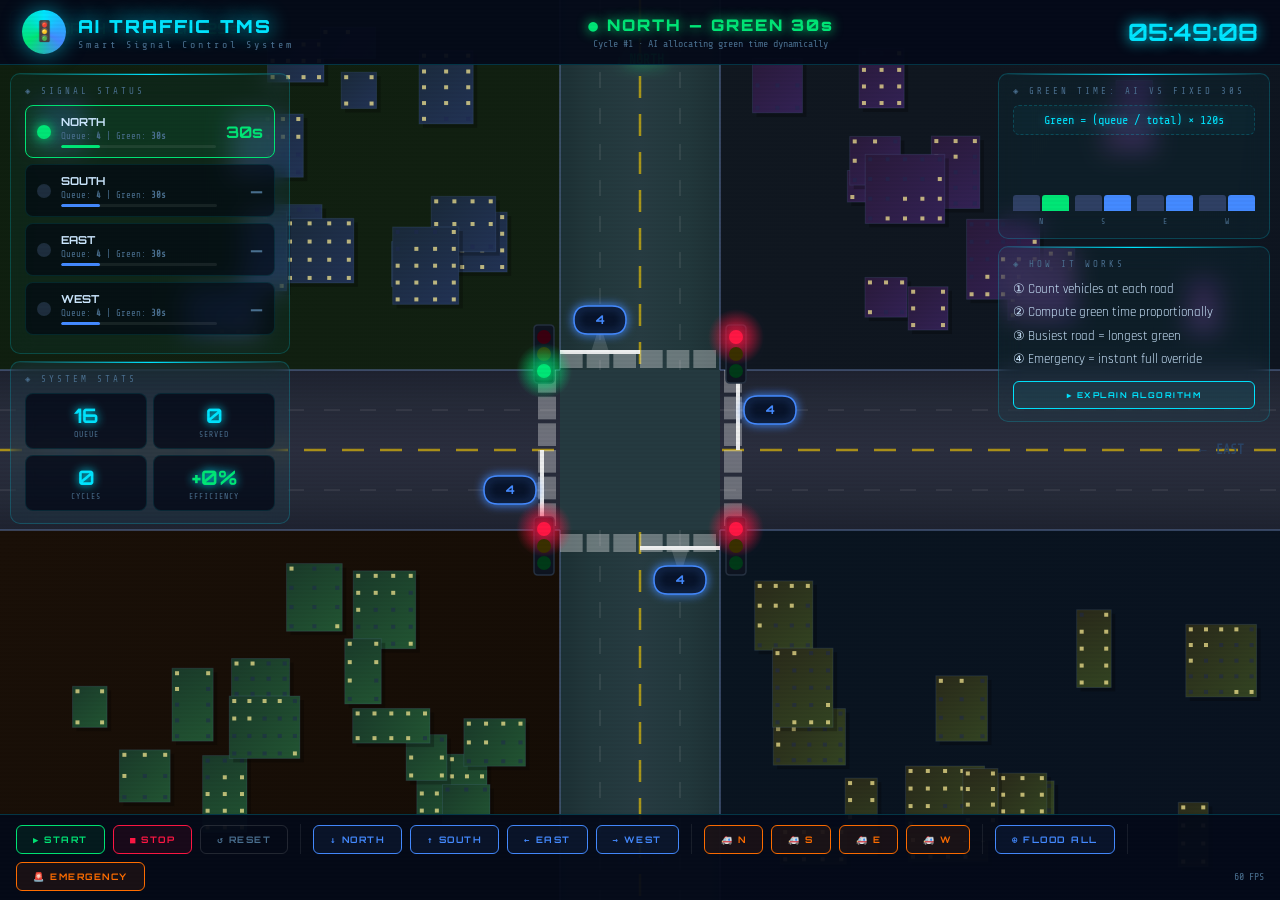
<file: traffic_3d.html>
<!DOCTYPE html>
<html lang="en">

<head>
  <meta charset="UTF-8">
  <title>AI Smart Traffic Management System</title>
  <style>
    @import url('https://fonts.googleapis.com/css2?family=Orbitron:wght@400;700;900&family=Share+Tech+Mono&family=Rajdhani:wght@400;600;700&display=swap');

    * {
      box-sizing: border-box;
      margin: 0;
      padding: 0
    }

    :root {
      --cyan: #00e5ff;
      --green: #00e676;
      --red: #ff1744;
      --yellow: #ffd600;
      --blue: #448aff;
      --orange: #ff6d00;
      --panel: rgba(5, 12, 30, 0.96);
      --border: rgba(0, 229, 255, 0.2);
      --txt: #cce8ff;
      --dim: #4a7090;
      --road: #2a2e3a;
      --road-line: #3a3f50;
      --grass: #1a2e1a;
      --grass2: #162614;
      --inter: #222636;
      --marking: rgba(255, 255, 255, 0.85);
    }

    html,
    body {
      width: 100%;
      height: 100%;
      background: #0a0e18;
      overflow: hidden;
      font-family: 'Rajdhani', sans-serif;
      color: var(--txt)
    }

    canvas {
      display: block;
      position: absolute;
      top: 0;
      left: 0
    }

    /* ── HUD ── */
    #hud {
      position: absolute;
      top: 0;
      left: 0;
      width: 100%;
      height: 100%;
      display: flex;
      flex-direction: column;
      pointer-events: none
    }

    /* TOP BAR */
    #topbar {
      display: flex;
      align-items: center;
      justify-content: space-between;
      padding: 10px 22px;
      flex-shrink: 0;
      pointer-events: auto;
      background: rgba(5, 10, 25, 0.95);
      border-bottom: 1px solid var(--border);
    }

    .logo {
      display: flex;
      align-items: center;
      gap: 12px
    }

    .logo-ring {
      width: 44px;
      height: 44px;
      border-radius: 50%;
      background: conic-gradient(var(--cyan), var(--blue), var(--green), var(--cyan));
      display: flex;
      align-items: center;
      justify-content: center;
      font-size: 20px;
      animation: spin 10s linear infinite;
      box-shadow: 0 0 20px rgba(0, 229, 255, 0.5)
    }

    @keyframes spin {
      to {
        transform: rotate(360deg)
      }
    }

    .logo-title {
      font-family: 'Orbitron', monospace;
      font-size: 18px;
      font-weight: 900;
      color: var(--cyan);
      text-shadow: 0 0 20px var(--cyan);
      letter-spacing: 2px
    }

    .logo-sub {
      font-family: 'Share Tech Mono', monospace;
      font-size: 10px;
      color: var(--dim);
      letter-spacing: 3px;
      margin-top: 2px
    }

    #center-display {
      text-align: center
    }

    #sig-status {
      font-family: 'Orbitron', monospace;
      font-size: 16px;
      font-weight: 900;
      letter-spacing: 2px;
      color: var(--cyan)
    }

    #sig-sub {
      font-family: 'Share Tech Mono', monospace;
      font-size: 10px;
      color: var(--dim);
      margin-top: 3px
    }

    #clock {
      font-family: 'Orbitron', monospace;
      font-size: 24px;
      font-weight: 700;
      color: var(--cyan);
      text-shadow: 0 0 14px var(--cyan)
    }

    /* MID ROW */
    #midrow {
      flex: 1;
      display: flex;
      min-height: 0;
      pointer-events: none
    }

    /* LEFT PANEL */
    #lpanel {
      width: 280px;
      margin: 8px 0 8px 10px;
      display: flex;
      flex-direction: column;
      gap: 7px;
      pointer-events: auto
    }

    .card {
      background: rgba(0, 229, 255, 0.04);
      border: 1px solid var(--border);
      border-radius: 10px;
      padding: 12px 14px;
      backdrop-filter: blur(12px);
      position: relative;
      overflow: hidden
    }

    .card::after {
      content: '';
      position: absolute;
      top: 0;
      left: 0;
      right: 0;
      height: 1px;
      background: linear-gradient(90deg, transparent, var(--cyan), transparent)
    }

    .card-title {
      font-family: 'Share Tech Mono', monospace;
      font-size: 9px;
      letter-spacing: 3px;
      color: var(--dim);
      text-transform: uppercase;
      margin-bottom: 9px
    }

    /* ROAD CARDS */
    .rcard {
      display: grid;
      grid-template-columns: auto 1fr auto;
      align-items: center;
      gap: 10px;
      padding: 9px 11px;
      border-radius: 8px;
      border: 1px solid rgba(0, 229, 255, 0.1);
      background: rgba(0, 5, 18, 0.6);
      margin-bottom: 6px;
      transition: all 0.35s
    }

    .rcard.state-green {
      border-color: var(--green);
      background: rgba(0, 230, 118, 0.08)
    }

    .rcard.state-yellow {
      border-color: var(--yellow);
      background: rgba(255, 214, 0, 0.08)
    }

    .rcard.state-red {
      border-color: rgba(255, 23, 68, 0.4)
    }

    .sig-dot {
      width: 14px;
      height: 14px;
      border-radius: 50%;
      flex-shrink: 0;
      transition: all 0.4s
    }

    .dot-green {
      background: var(--green);
      box-shadow: 0 0 12px var(--green), 0 0 25px rgba(0, 230, 118, 0.5)
    }

    .dot-yellow {
      background: var(--yellow);
      box-shadow: 0 0 12px var(--yellow), 0 0 25px rgba(255, 214, 0, 0.5)
    }

    .dot-red {
      background: var(--red);
      box-shadow: 0 0 12px var(--red), 0 0 25px rgba(255, 23, 68, 0.5)
    }

    .dot-off {
      background: #1e2e3e
    }

    .rname {
      font-family: 'Orbitron', monospace;
      font-size: 11px;
      font-weight: 700;
      color: var(--txt)
    }

    .rinfo {
      font-family: 'Share Tech Mono', monospace;
      font-size: 9px;
      color: var(--dim);
      margin-top: 2px
    }

    .rtime {
      font-family: 'Orbitron', monospace;
      font-size: 16px;
      font-weight: 700;
      color: var(--cyan);
      min-width: 36px;
      text-align: right
    }

    .prog-wrap {
      margin-top: 4px
    }

    .prog-bg {
      height: 3px;
      background: rgba(255, 255, 255, 0.07);
      border-radius: 2px;
      overflow: hidden
    }

    .prog-fill {
      height: 100%;
      border-radius: 2px;
      transition: width 0.6s ease, background 0.3s
    }

    /* RIGHT PANEL */
    #rpanel {
      width: 272px;
      margin: 8px 10px 8px 0;
      display: flex;
      flex-direction: column;
      gap: 7px;
      pointer-events: auto;
      margin-left: auto
    }

    .stat-grid {
      display: grid;
      grid-template-columns: 1fr 1fr;
      gap: 6px
    }

    .stat-box {
      background: rgba(0, 5, 18, 0.7);
      border: 1px solid rgba(0, 229, 255, 0.1);
      border-radius: 8px;
      padding: 9px;
      text-align: center
    }

    .stat-val {
      font-family: 'Orbitron', monospace;
      font-size: 20px;
      font-weight: 700;
      color: var(--cyan);
      text-shadow: 0 0 10px var(--cyan)
    }

    .stat-lbl {
      font-family: 'Share Tech Mono', monospace;
      font-size: 8px;
      color: var(--dim);
      letter-spacing: 1px;
      margin-top: 2px
    }

    .formula-box {
      font-family: 'Share Tech Mono', monospace;
      font-size: 12px;
      color: var(--cyan);
      text-align: center;
      padding: 7px;
      background: rgba(0, 229, 255, 0.04);
      border: 1px dashed rgba(0, 229, 255, 0.2);
      border-radius: 6px;
      margin-bottom: 7px;
      text-shadow: 0 0 8px rgba(0, 229, 255, 0.5)
    }

    .chart-wrap {
      display: flex;
      align-items: flex-end;
      gap: 6px;
      height: 72px;
      padding: 3px 0
    }

    .cbar-group {
      flex: 1;
      display: flex;
      gap: 2px;
      align-items: flex-end
    }

    .cbar {
      flex: 1;
      border-radius: 3px 3px 0 0;
      transition: height 0.6s cubic-bezier(0.23, 1, 0.32, 1);
      min-height: 2px
    }

    .cbar-fixed {
      background: rgba(80, 100, 160, 0.5)
    }

    .cbar-smart {
      background: var(--blue)
    }

    .cbar-smart.active {
      background: var(--green)
    }

    .chart-lbl {
      font-family: 'Share Tech Mono', monospace;
      font-size: 8px;
      color: var(--dim);
      text-align: center;
      margin-top: 3px
    }

    /* BOTTOM BAR */
    #botbar {
      padding: 9px 16px;
      flex-shrink: 0;
      pointer-events: auto;
      background: rgba(5, 10, 25, 0.95);
      border-top: 1px solid var(--border);
      display: flex;
      align-items: center;
      gap: 8px;
      flex-wrap: wrap
    }

    .btn {
      font-family: 'Orbitron', monospace;
      font-size: 9px;
      font-weight: 700;
      letter-spacing: 1.5px;
      text-transform: uppercase;
      padding: 8px 16px;
      border-radius: 6px;
      border: 1px solid;
      cursor: pointer;
      transition: all 0.2s;
      background: transparent
    }

    .btn:hover {
      transform: translateY(-2px);
      filter: brightness(1.4)
    }

    .btn:active {
      transform: translateY(0)
    }

    .btn-start {
      color: var(--green);
      border-color: var(--green);
      background: rgba(0, 230, 118, 0.08)
    }

    .btn-stop {
      color: var(--red);
      border-color: var(--red);
      background: rgba(255, 23, 68, 0.08)
    }

    .btn-spawn {
      color: var(--blue);
      border-color: var(--blue);
      background: rgba(68, 138, 255, 0.08)
    }

    .btn-emg {
      color: var(--orange);
      border-color: var(--orange);
      background: rgba(255, 109, 0, 0.08)
    }

    .btn-reset {
      color: var(--dim);
      border-color: rgba(255, 255, 255, 0.12)
    }

    .btn-info {
      color: var(--cyan);
      border-color: var(--cyan);
      background: rgba(0, 229, 255, 0.06)
    }

    .sep {
      width: 1px;
      height: 30px;
      background: rgba(255, 255, 255, 0.08);
      margin: 0 4px
    }

    #fps-disp {
      margin-left: auto;
      font-family: 'Share Tech Mono', monospace;
      font-size: 10px;
      color: var(--dim)
    }

    /* EMG BANNER */
    #emg-banner {
      display: none;
      position: absolute;
      top: 80px;
      left: 50%;
      transform: translateX(-50%);
      font-family: 'Orbitron', monospace;
      font-size: 13px;
      font-weight: 900;
      letter-spacing: 3px;
      padding: 8px 28px;
      border-radius: 6px;
      background: rgba(255, 23, 68, 0.15);
      border: 1px solid var(--red);
      color: var(--red);
      text-shadow: 0 0 12px var(--red);
      animation: emgFlash 0.5s ease-in-out infinite alternate;
      z-index: 50;
      pointer-events: none
    }

    @keyframes emgFlash {
      from {
        box-shadow: 0 0 10px rgba(255, 23, 68, 0.4)
      }

      to {
        box-shadow: 0 0 35px rgba(255, 23, 68, 0.9), 0 0 70px rgba(255, 23, 68, 0.3)
      }
    }

    /* ALGO POPUP */
    #algo-overlay {
      display: none;
      position: absolute;
      inset: 0;
      background: rgba(0, 0, 0, 0.75);
      z-index: 100;
      pointer-events: auto;
      display: none;
      align-items: center;
      justify-content: center
    }

    #algo-box {
      width: 640px;
      background: rgba(4, 10, 28, 0.98);
      border: 1px solid var(--cyan);
      border-radius: 14px;
      padding: 28px 32px;
      box-shadow: 0 0 60px rgba(0, 229, 255, 0.2)
    }

    .algo-title {
      font-family: 'Orbitron', monospace;
      font-size: 15px;
      font-weight: 900;
      color: var(--cyan);
      margin-bottom: 16px;
      text-shadow: 0 0 12px var(--cyan);
      letter-spacing: 2px
    }

    .algo-step {
      margin-bottom: 12px
    }

    .algo-num {
      font-family: 'Share Tech Mono', monospace;
      font-size: 9px;
      color: var(--blue);
      letter-spacing: 2px;
      margin-bottom: 3px
    }

    .algo-text {
      font-size: 13px;
      line-height: 1.6;
      color: var(--txt)
    }

    .algo-text code {
      font-family: 'Share Tech Mono', monospace;
      font-size: 12px;
      color: var(--yellow);
      background: rgba(255, 214, 0, 0.06);
      padding: 1px 5px;
      border-radius: 3px
    }

    .algo-hi {
      color: var(--green);
      font-weight: 700
    }

    .algo-close {
      margin-top: 16px;
      text-align: center;
      cursor: pointer;
      font-family: 'Share Tech Mono', monospace;
      font-size: 10px;
      color: var(--dim);
      letter-spacing: 2px
    }

    .algo-close:hover {
      color: var(--cyan)
    }

    /* scanlines */
    #scan {
      position: absolute;
      inset: 0;
      background: repeating-linear-gradient(0deg, transparent, transparent 2px, rgba(0, 0, 0, 0.025) 2px, rgba(0, 0, 0, 0.025) 4px);
      pointer-events: none;
      z-index: 10
    }
  </style>
</head>

<body>
  <canvas id="c"></canvas>
  <div id="scan"></div>
  <div id="emg-banner">🚨 EMERGENCY OVERRIDE ACTIVE 🚨</div>

  <div id="hud">
    <!-- TOP -->
    <div id="topbar">
      <div class="logo">
        <div class="logo-ring">🚦</div>
        <div>
          <div class="logo-title">AI TRAFFIC TMS</div>
          <div class="logo-sub">Smart Signal Control System</div>
        </div>
      </div>
      <div id="center-display">
        <div id="sig-status">● SYSTEM READY</div>
        <div id="sig-sub">Press START to activate AI control</div>
      </div>
      <div id="clock">00:00:00</div>
    </div>

    <!-- MID -->
    <div id="midrow">
      <!-- LEFT -->
      <div id="lpanel">
        <div class="card">
          <div class="card-title">◈ Signal Status</div>
          <div id="road-cards"></div>
        </div>
        <div class="card">
          <div class="card-title">◈ System Stats</div>
          <div class="stat-grid">
            <div class="stat-box">
              <div class="stat-val" id="st-q">0</div>
              <div class="stat-lbl">QUEUE</div>
            </div>
            <div class="stat-box">
              <div class="stat-val" id="st-s">0</div>
              <div class="stat-lbl">SERVED</div>
            </div>
            <div class="stat-box">
              <div class="stat-val" id="st-c">0</div>
              <div class="stat-lbl">CYCLES</div>
            </div>
            <div class="stat-box">
              <div class="stat-val" id="st-e" style="color:var(--green)">—</div>
              <div class="stat-lbl">EFFICIENCY</div>
            </div>
          </div>
        </div>
      </div>

      <!-- RIGHT -->
      <div id="rpanel">
        <div class="card">
          <div class="card-title">◈ Green Time: AI vs Fixed 30s</div>
          <div class="formula-box">Green = (queue / total) × 120s</div>
          <div class="chart-wrap" id="chart-bars"></div>
          <div style="display:flex;gap:6px" id="chart-lbls"></div>
        </div>
        <div class="card">
          <div class="card-title">◈ How It Works</div>
          <div style="font-size:13px;line-height:1.8;color:var(--txt)">
            ① Count vehicles at each road<br>
            ② Compute green time proportionally<br>
            ③ Busiest road = longest green<br>
            ④ Emergency = instant full override
          </div>
          <button class="btn btn-info" style="width:100%;margin-top:9px;pointer-events:auto;font-size:8px"
            onclick="showAlgo()">▶ EXPLAIN ALGORITHM</button>
        </div>
      </div>
    </div>

    <!-- BOT -->
    <div id="botbar">
      <button class="btn btn-start" onclick="startSim()">▶ START</button>
      <button class="btn btn-stop" onclick="stopSim()">■ STOP</button>
      <button class="btn btn-reset" onclick="resetSim()">↺ RESET</button>
      <div class="sep"></div>
      <button class="btn btn-spawn" onclick="spawnV('North')">↓ NORTH</button>
      <button class="btn btn-spawn" onclick="spawnV('South')">↑ SOUTH</button>
      <button class="btn btn-spawn" onclick="spawnV('East')">← EAST</button>
      <button class="btn btn-spawn" onclick="spawnV('West')">→ WEST</button>
      <div class="sep"></div>
      <button class="btn btn-emg" onclick="spawnE('North')">🚑 N</button>
      <button class="btn btn-emg" onclick="spawnE('South')">🚑 S</button>
      <button class="btn btn-emg" onclick="spawnE('East')">🚑 E</button>
      <button class="btn btn-emg" onclick="spawnE('West')">🚑 W</button>
      <div class="sep"></div>
      <button class="btn btn-spawn" onclick="floodAll()">⊕ FLOOD ALL</button>
      <div class="sep"></div>
      <button class="btn btn-emg" onclick="spawnEmergency()">🚨 EMERGENCY</button>
      <div id="fps-disp">60 FPS</div>
    </div>
  </div>

  <!-- ALGO -->
  <div id="algo-overlay">
    <div id="algo-box">
      <div class="algo-title">🧠 AI ALGORITHM — HOW IT WORKS</div>
      <div class="algo-step">
        <div class="algo-num">STEP 01 — COUNT VEHICLES</div>
        <div class="algo-text">Sensors count vehicles waiting at each road every second.<br>
          Example: <span class="algo-hi">North=40, South=10, East=70, West=30 → Total=150</span></div>
      </div>
      <div class="algo-step">
        <div class="algo-num">STEP 02 — FORMULA</div>
        <div class="algo-text"><code>Green Time = (vehicles / total) × 120 seconds</code></div>
      </div>
      <div class="algo-step">
        <div class="algo-num">STEP 03 — ALLOCATION</div>
        <div class="algo-text">
          <span class="algo-hi">North → 40/150 × 120 = 32s &nbsp;|&nbsp; South → 10/150 × 120 = 8s</span><br>
          <span class="algo-hi">East → 70/150 × 120 = 56s &nbsp;|&nbsp; West → 30/150 × 120 = 24s</span>
        </div>
      </div>
      <div class="algo-step">
        <div class="algo-num">STEP 04 — EMERGENCY OVERRIDE</div>
        <div class="algo-text">Ambulance detected → all roads RED → <span class="algo-hi">immediate GREEN</span> for
          that road.</div>
      </div>
      <div class="algo-step">
        <div class="algo-num">SIGNAL SEQUENCE (always)</div>
        <div class="algo-text"><span class="algo-hi">GREEN → YELLOW (3s) → RED (1s gap) → next road</span><br>
          Only ONE road is green at any time. Vehicles stop strictly at stop lines.</div>
      </div>
      <div class="algo-close" onclick="hideAlgo()">[ CLICK TO CLOSE ]</div>
    </div>
  </div>

  <script>
    // ════════════════════════════════════════════════════════════════════
    // CANVAS
    // ════════════════════════════════════════════════════════════════════
    const canvas = document.getElementById('c');
    const ctx = canvas.getContext('2d');
    let W, H, CX, CY;

    function resize() {
      W = canvas.width = window.innerWidth;
      H = canvas.height = window.innerHeight;
      CX = W / 2;
      CY = H / 2;
    }
    resize();
    window.addEventListener('resize', resize);

    // ════════════════════════════════════════════════════════════════════
    // LAYOUT — top-down perspective, big clean roads
    // ════════════════════════════════════════════════════════════════════
    // Road width in pixels — wide enough to see 2 lanes clearly
    const ROAD_W = 160;   // total road width
    const LANE_W = ROAD_W / 2; // each lane

    // How far road extends from center to screen edge
    const ROAD_LEN = () => Math.max(W, H) * 0.7;

    // Intersection box
    const IW = ROAD_W;  // same as road width

    // Stop line distance from intersection edge
    const STOP_OFFSET = 18;  // pixels from intersection

    // ── World→Screen: center-based ──
    // CX, CY is intersection center

    // ════════════════════════════════════════════════════════════════════
    // AI SIGNAL CONTROLLER
    // ════════════════════════════════════════════════════════════════════
    const ROADS = ['North', 'South', 'East', 'West'];
    const CYCLE_T = 120;

    const ai = {
      waiting: { North: 0, South: 0, East: 0, West: 0 },
      gt: { North: 30, South: 30, East: 30, West: 30 },
      emg: { North: false, South: false, East: false, West: false },
      active: 'North',
      state: 'RED',
      timeLeft: 0,
      cycle: 0,
      served: 0,
      running: false,
    };

    function calcGreen() {
      const emgR = ROADS.find(r => ai.emg[r]);
      if (emgR) { ROADS.forEach(r => ai.gt[r] = r === emgR ? CYCLE_T : 0); return; }
      const tot = ROADS.reduce((s, r) => s + ai.waiting[r], 0);
      if (tot === 0) { ROADS.forEach(r => ai.gt[r] = 30); return; }
      ROADS.forEach(r => {
        ai.gt[r] = ai.waiting[r] > 0 ? Math.max(5, Math.round((ai.waiting[r] / tot) * CYCLE_T)) : 0;
      });
    }

    function sleep(ms) { return new Promise(r => setTimeout(r, ms)); }

    async function serveRoad(road) {
      const gt = ai.gt[road];
      if (gt <= 0) return;
      ai.active = road; ai.state = 'GREEN'; ai.timeLeft = gt;
      for (let t = gt; t > 0 && ai.running; t--) {
        const emgR = ROADS.find(r => ai.emg[r]);
        if (emgR && emgR !== road) break;
        ai.timeLeft = t;
        await sleep(1000);
      }
      if (!ai.running) return;
      ai.state = 'YELLOW';
      for (let t = 3; t > 0 && ai.running; t--) { ai.timeLeft = t; await sleep(1000); }
      if (!ai.running) return;
      ai.state = 'RED'; ai.timeLeft = 0;
      await sleep(1000);
    }

    async function sigLoop() {
      while (ai.running) {
        calcGreen();

        // ── Emergency override: check BEFORE every road ──────────
        // If emg is set at ANY point, immediately break out and serve it.
        const emgNow = ROADS.find(r => ai.emg[r]);
        if (emgNow) {
          calcGreen();
          await serveRoad(emgNow);
          ai.cycle++;
          continue;  // restart loop — if emg cleared, normal cycle resumes
        }

        for (let ri = 0; ri < ROADS.length; ri++) {
          if (!ai.running) return;
          // Re-check emergency mid-cycle — if triggered, break out NOW
          const emgMid = ROADS.find(r => ai.emg[r]);
          if (emgMid) {
            // Snap current signal to RED immediately before handing over
            ai.state = 'RED'; ai.timeLeft = 0;
            await sleep(400); // brief all-red gap
            calcGreen();
            await serveRoad(emgMid);
            // After emg served, restart cycle from beginning
            ri = ROADS.length; // break for-loop
            continue;
          }
          await serveRoad(ROADS[ri]);
        }
        ai.cycle++;
        calcGreen();
      }
    }

    function startSim() { if (ai.running) return; ai.running = true; sigLoop(); }
    function stopSim() { ai.running = false; ai.state = 'RED'; ai.timeLeft = 0; }
    function resetSim() {
      stopSim(); vehicles.length = 0; ai.served = 0; ai.cycle = 0;
      ROADS.forEach(r => { ai.waiting[r] = 0; ai.emg[r] = false; ai.gt[r] = 30; });
    }
    function isGreen(road) { return ai.running && ai.active === road && ai.state === 'GREEN'; }
    // Emergency vehicles bypass stop line even before signal switches
    function canProceed(road, isEmg) {
      if (isEmg && ai.emg[road]) return true;  // ambulance never stops
      return isGreen(road);
    }

    // ════════════════════════════════════════════════════════════════════
    // VEHICLES — top-down, realistic car shapes
    // ════════════════════════════════════════════════════════════════════
    // Lane centers (world coords, relative to CX/CY)
    // North/South roads run vertically (x axis):
    //   Right lane (going South, decreasing Y) → x = +LANE_W/2
    //   Left lane  (going North, increasing Y) → x = -LANE_W/2
    // East/West roads run horizontally (y axis):
    //   Right lane (going East, increasing X)  → y = +LANE_W/2
    //   Left lane  (going West, decreasing X)  → y = -LANE_W/2

    // Vehicle directions:
    //   North: comes from top (y = -ROAD_LEN), moves DOWN (+y), uses LEFT lane (x = -LANE_W/2 = -40)
    //   South: comes from bottom (y = +ROAD_LEN), moves UP (-y), uses RIGHT lane (x = +LANE_W/2 = +40)
    //   East:  comes from right (x = +ROAD_LEN), moves LEFT (-x), uses LEFT lane (y = -LANE_W/2 = -40)
    //   West:  comes from left (x = -ROAD_LEN), moves RIGHT (+x), uses RIGHT lane (y = +LANE_W/2 = +40)

    // Stop line positions (distance from center where vehicle must stop)
    // = half intersection width + stop offset
    const STOP_DIST = IW / 2 + STOP_OFFSET;  // ~98px from center

    const CAR_COLORS = [
      '#e53935', '#1e88e5', '#43a047', '#fb8c00',
      '#8e24aa', '#00acc1', '#6d4c41', '#f4511e',
      '#c0ca33', '#00897b', '#3949ab', '#757575',
    ];

    let vid = 0;
    const vehicles = [];

    // Car visual dimensions (top-down)
    const CAR_LEN = 36;  // pixels along travel direction
    const CAR_WID = 20;  // pixels across

    class Vehicle {
      constructor(road, emg = false) {
        this.id = ++vid;
        this.road = road;
        this.emg = emg;
        this.alive = true;
        this.crossed = false;
        this.servedF = false;
        this.speed = 0;
        this.maxSpd = emg ? 3.8 : 2.2 + Math.random() * 0.8;
        this.accel = 0.18;
        this.brake = 0.45;
        this.color = emg ? '#ff1744' : CAR_COLORS[Math.floor(Math.random() * CAR_COLORS.length)];
        this.flash = 0;
        this.carType = emg ? 1 : Math.floor(Math.random() * 3); // 0=sedan,1=SUV,2=hatch
        this.brakeLights = false;

        // World position (relative to intersection center)
        const RL = ROAD_LEN();
        switch (road) {
          case 'North': this.wx = -LANE_W / 2; this.wy = -RL - 60; this.vx = 0; this.vy = +1; break;
          case 'South': this.wx = +LANE_W / 2; this.wy = +RL + 60; this.vx = 0; this.vy = -1; break;
          case 'East': this.wx = +RL + 60; this.wy = -LANE_W / 2; this.vx = -1; this.vy = 0; break;
          case 'West': this.wx = -RL - 60; this.wy = +LANE_W / 2; this.vx = +1; this.vy = 0; break;
        }
        // angle in radians (for drawing)
        this.angle = Math.atan2(this.vy, this.vx);
      }

      // Signed distance to stop line (positive = not yet reached)
      distToStop() {
        switch (this.road) {
          case 'North': return -this.wy - STOP_DIST;   // wy negative, approaching 0 from below
          case 'South': return this.wy - STOP_DIST;
          case 'East': return this.wx - STOP_DIST;
          case 'West': return -this.wx - STOP_DIST;
        }
      }

      // Gap to vehicle ahead (positive = clear gap)
      distAhead(o) {
        switch (this.road) {
          case 'North': return o.wy - this.wy - CAR_LEN - 6;
          case 'South': return this.wy - o.wy - CAR_LEN - 6;
          case 'East': return this.wx - o.wx - CAR_LEN - 6;
          case 'West': return o.wx - this.wx - CAR_LEN - 6;
        }
      }

      isWaiting() { return !this.crossed && this.speed < 0.3; }

      update(ahead) {
        this.flash++;
        let tgt = this.maxSpd;
        this.brakeLights = false;

        if (!this.crossed) {
          const d = this.distToStop();
          if (!canProceed(this.road, this.emg)) {
            if (d > 0) {
              tgt = Math.min(tgt, d * 0.018);
              if (d < 8) { tgt = 0; }
            }
          }
          if (d < -CAR_LEN) {
            this.crossed = true;
            if (!this.servedF) { this.servedF = true; ai.served++; }
          }
        }

        if (ahead) {
          const gap = this.distAhead(ahead);
          if (gap < 90 && gap > 0) tgt = Math.min(tgt, gap * 0.035);
          if (gap <= 4) tgt = 0;
        }

        const prevSpd = this.speed;
        if (this.speed < tgt) this.speed = Math.min(tgt, this.speed + this.accel);
        else this.speed = Math.max(tgt, this.speed - this.brake);
        this.speed = Math.max(0, this.speed);

        this.brakeLights = this.speed < prevSpd - 0.05;

        this.wx += this.vx * this.speed;
        this.wy += this.vy * this.speed;

        const RL = ROAD_LEN();
        if (Math.abs(this.wx) > RL + 200 || Math.abs(this.wy) > RL + 200) {
          this.alive = false;
          if (this.emg) {
          ai.emg[this.road] = false;
          // Notify backend that emergency is over
          fetch(`${API_BASE}/api/override`, {
            method: 'POST',
            headers: { 'Content-Type': 'application/json' },
            body: JSON.stringify({ road: this.road, status: false })
          }).catch(e => console.warn("Failed to clear emergency:", e));
        }
        }
      }

      draw() {
        const sx = CX + this.wx;
        const sy = CY + this.wy;

        ctx.save();
        ctx.translate(sx, sy);
        ctx.rotate(this.angle);

        const L = this.carType === 2 ? CAR_LEN * 0.88 : CAR_LEN;
        const W2 = this.carType === 1 ? CAR_WID * 1.12 : CAR_WID;

        // Shadow
        ctx.save();
        ctx.globalAlpha = 0.35;
        ctx.fillStyle = '#000';
        ctx.beginPath();
        ctx.ellipse(3, 4, L * 0.52, W2 * 0.42, 0, 0, Math.PI * 2);
        ctx.fill();
        ctx.restore();

        // Parse car color
        const c = this.color;
        const ri = parseInt(c.slice(1, 3), 16);
        const gi = parseInt(c.slice(3, 5), 16);
        const bi = parseInt(c.slice(5, 7), 16);

        // Body — main rectangle
        const bodyGrad = ctx.createLinearGradient(-L / 2, -W2 / 2, L / 2, W2 / 2);
        bodyGrad.addColorStop(0, `rgb(${Math.min(255, ri + 40)},${Math.min(255, gi + 40)},${Math.min(255, bi + 40)})`);
        bodyGrad.addColorStop(0.5, c);
        bodyGrad.addColorStop(1, `rgb(${Math.max(0, ri - 50)},${Math.max(0, gi - 50)},${Math.max(0, bi - 50)})`);
        ctx.fillStyle = bodyGrad;
        ctx.beginPath();
        ctx.roundRect(-L / 2, -W2 / 2, L, W2, 5);
        ctx.fill();

        // Body outline
        ctx.strokeStyle = 'rgba(0,0,0,0.55)';
        ctx.lineWidth = 1;
        ctx.stroke();

        // Roof (darker, smaller)
        const roofL = this.carType === 2 ? L * 0.55 : L * 0.48;
        const roofW = W2 * 0.75;
        const roofOff = this.carType === 2 ? 0 : -L * 0.04;
        ctx.fillStyle = `rgba(${Math.max(0, ri - 55)},${Math.max(0, gi - 55)},${Math.max(0, bi - 55)},0.95)`;
        ctx.beginPath();
        ctx.roundRect(roofOff - roofL / 2, -roofW / 2, roofL, roofW, 4);
        ctx.fill();

        // Windshield — front glass
        ctx.fillStyle = 'rgba(160,220,255,0.55)';
        ctx.strokeStyle = 'rgba(0,0,0,0.3)';
        ctx.lineWidth = 0.8;
        const wsX = roofOff + roofL / 2;
        ctx.beginPath();
        ctx.moveTo(wsX, -roofW / 2);
        ctx.lineTo(wsX + L * 0.11, -W2 / 2 + 1);
        ctx.lineTo(wsX + L * 0.11, W2 / 2 - 1);
        ctx.lineTo(wsX, roofW / 2);
        ctx.closePath();
        ctx.fill(); ctx.stroke();

        // Rear windshield
        const rwX = roofOff - roofL / 2;
        ctx.fillStyle = 'rgba(140,200,240,0.45)';
        ctx.beginPath();
        ctx.moveTo(rwX, -roofW / 2);
        ctx.lineTo(rwX - L * 0.10, -W2 / 2 + 1);
        ctx.lineTo(rwX - L * 0.10, W2 / 2 - 1);
        ctx.lineTo(rwX, roofW / 2);
        ctx.closePath();
        ctx.fill(); ctx.stroke();

        // Headlights (front = right side since angle=0 means moving right)
        const hlX = L / 2 - 2;
        [[-W2 * 0.3, true], [W2 * 0.3, true]].forEach(([oy]) => {
          ctx.save();
          const hlg = ctx.createRadialGradient(hlX, oy, 0, hlX + 8, oy, 18);
          hlg.addColorStop(0, 'rgba(255,255,200,1)');
          hlg.addColorStop(0.3, 'rgba(255,255,180,0.5)');
          hlg.addColorStop(1, 'rgba(255,255,150,0)');
          ctx.fillStyle = hlg;
          ctx.beginPath(); ctx.arc(hlX + 6, oy, 18, 0, Math.PI * 2); ctx.fill();
          ctx.fillStyle = '#ffffcc';
          ctx.beginPath(); ctx.arc(hlX, oy, 3.5, 0, Math.PI * 2); ctx.fill();
          ctx.restore();
        });

        // Tail lights
        const tlX = -L / 2 + 2;
        const tlCol = this.brakeLights ? 'rgba(255,50,50,1)' : 'rgba(200,20,20,0.8)';
        [[-W2 * 0.3], [W2 * 0.3]].forEach(([oy]) => {
          ctx.save();
          if (this.brakeLights) {
            ctx.shadowColor = '#ff1744'; ctx.shadowBlur = 12;
          }
          ctx.fillStyle = tlCol;
          ctx.beginPath(); ctx.arc(tlX, oy, 4, 0, Math.PI * 2); ctx.fill();
          ctx.restore();
        });

        // Wheels (4 corners)
        ctx.fillStyle = '#111';
        [[-L * 0.32, -W2 * 0.5 + 1], [L * 0.32, -W2 * 0.5 + 1], [-L * 0.32, W2 * 0.5 - 1], [L * 0.32, W2 * 0.5 - 1]].forEach(([wx, wy]) => {
          ctx.beginPath(); ctx.ellipse(wx, wy, 6, 3.5, 0, 0, Math.PI * 2); ctx.fill();
          ctx.fillStyle = '#2a2a2a';
          ctx.beginPath(); ctx.ellipse(wx, wy, 3, 2, 0, 0, Math.PI * 2); ctx.fill();
          ctx.fillStyle = '#111';
        });

        // Emergency ambulance — override color to white body
        if (this.emg) {
          const on = Math.floor(this.flash / 5) % 2;
          const sc = on ? '#ff1744' : '#448aff';
          // White ambulance body overlay
          ctx.fillStyle = 'rgba(240,240,240,0.92)';
          ctx.beginPath();
          ctx.roundRect(-L / 2, -W2 / 2, L, W2, 5);
          ctx.fill();
          ctx.strokeStyle = '#cc0020';
          ctx.lineWidth = 1.5;
          ctx.stroke();
          // Red cross on roof
          ctx.fillStyle = '#ff1744';
          ctx.fillRect(-4, -roofW / 2 + 2, 8, roofW - 4);   // vertical bar
          ctx.fillRect(-roofL / 4, -4, roofL / 2, 8);           // horizontal bar

          // Siren light on top — large flashing dome
          ctx.save();
          ctx.shadowColor = sc; ctx.shadowBlur = 30;
          const sg = ctx.createRadialGradient(0, -W2 / 2 - 2, 0, 0, -W2 / 2 - 2, 22);
          sg.addColorStop(0, sc);
          sg.addColorStop(0.5, sc + '99');
          sg.addColorStop(1, 'rgba(0,0,0,0)');
          ctx.fillStyle = sg;
          ctx.beginPath(); ctx.arc(0, 0, 22, 0, Math.PI * 2); ctx.fill();
          ctx.fillStyle = sc;
          ctx.beginPath(); ctx.arc(0, 0, 7, 0, Math.PI * 2); ctx.fill();
          // siren bar
          ctx.fillStyle = 'rgba(255,255,255,0.8)';
          ctx.fillRect(-10, -3, 20, 6);
          ctx.restore();

          // AMBULANCE text on side
          ctx.save();
          ctx.fillStyle = '#cc0020';
          ctx.font = `bold ${Math.round(W2 * 0.35)}px Arial`;
          ctx.textAlign = 'center';
          ctx.textBaseline = 'middle';
          ctx.fillText('AMBULANCE', 0, W2 * 0.1);
          ctx.restore();
        }

        ctx.restore();
      }
    }

    function spawnV(road) {
      if (vehicles.length < 48) vehicles.push(new Vehicle(road));
    }
    function spawnE(road) {
      // Remove any stuck old ambulance first so re-pressing always works
      const oldEmg = vehicles.find(v => v.emg && v.road === road);
      if (oldEmg) oldEmg.alive = false;

      ai.emg[road] = true;
      // Create ambulance with custom spawn position closer to intersection
      const amb = new Vehicle(road, true);
      // Spawn much closer so you can see it immediately
      const RL = ROAD_LEN();
      switch (road) {
        case 'North': amb.wy = -200 - Math.random() * 100; break;
        case 'South': amb.wy = +200 + Math.random() * 100; break;
        case 'East': amb.wx = +200 + Math.random() * 100; break;
        case 'West': amb.wx = -200 - Math.random() * 100; break;
      }
      vehicles.push(amb);
      // Auto-start sim so ambulance immediately gets a green signal
      if (!ai.running) { ai.running = true; sigLoop(); }
      document.getElementById('emg-banner').style.display = 'block';
      console.log('🚑 Ambulance spawned from:', road, 'Total vehicles:', vehicles.length);
    }
    function floodAll() {
      ROADS.forEach(r => { for (let i = 0; i < 5; i++) spawnV(r); });
    }
    function spawnEmergency() {
      const r = ROADS[Math.floor(Math.random() * 4)];
      spawnE(r);
    }

    setInterval(() => {
      if (vehicles.length < 32) spawnV(ROADS[Math.floor(Math.random() * 4)]);
    }, 2800);

    // ════════════════════════════════════════════════════════════════════
    // SCENE DRAWING — top-down, clean and clear
    // ════════════════════════════════════════════════════════════════════

    // City blocks (colored rectangles in corners)
    const BLOCK_COLORS = [
      ['#0f1f0f', '#122012'],
      ['#111820', '#0e1520'],
      ['#1a1008', '#150d06'],
      ['#0a1520', '#091220'],
    ];

    function drawScene() {
      const RL = ROAD_LEN();
      const hw = ROAD_W / 2;

      // ── Background / Sky ──
      ctx.fillStyle = '#090d16';
      ctx.fillRect(0, 0, W, H);

      // ── City blocks (4 quadrants) ──
      const blocks = [
        { x: 0, y: 0, w: CX - hw, h: CY - hw, ci: 0 },
        { x: CX + hw, y: 0, w: W - (CX + hw), h: CY - hw, ci: 1 },
        { x: 0, y: CY + hw, w: CX - hw, h: H - (CY + hw), ci: 2 },
        { x: CX + hw, y: CY + hw, w: W - (CX + hw), h: H - (CY + hw), ci: 3 },
      ];
      blocks.forEach(b => {
        const [c1, c2] = BLOCK_COLORS[b.ci];
        const g = ctx.createLinearGradient(b.x, b.y, b.x + b.w, b.y + b.h);
        g.addColorStop(0, c1); g.addColorStop(1, c2);
        ctx.fillStyle = g;
        ctx.fillRect(b.x, b.y, b.w, b.h);
      });

      // Draw buildings in each quadrant
      drawBuildings();

      // ── Roads ──
      // Vertical road (North-South)
      const roadGradV = ctx.createLinearGradient(CX - hw, 0, CX + hw, 0);
      roadGradV.addColorStop(0, '#1e2230');
      roadGradV.addColorStop(0.2, '#252a38');
      roadGradV.addColorStop(0.5, '#2a2e3e');
      roadGradV.addColorStop(0.8, '#252a38');
      roadGradV.addColorStop(1, '#1e2230');
      ctx.fillStyle = roadGradV;
      ctx.fillRect(CX - hw, 0, ROAD_W, H);

      // Horizontal road (East-West)
      const roadGradH = ctx.createLinearGradient(0, CY - hw, 0, CY + hw);
      roadGradH.addColorStop(0, '#1e2230');
      roadGradH.addColorStop(0.2, '#252a38');
      roadGradH.addColorStop(0.5, '#2a2e3e');
      roadGradH.addColorStop(0.8, '#252a38');
      roadGradH.addColorStop(1, '#1e2230');
      ctx.fillStyle = roadGradH;
      ctx.fillRect(0, CY - hw, W, ROAD_W);

      // ── Intersection box ──
      ctx.fillStyle = '#282c3c';
      ctx.fillRect(CX - hw, CY - hw, ROAD_W, ROAD_W);

      // Active road glow
      ROADS.forEach(road => {
        if (!ai.running || ai.active !== road) return;
        const gc = ai.state === 'GREEN' ? 'rgba(0,230,118,0.07)' :
          ai.state === 'YELLOW' ? 'rgba(255,214,0,0.07)' : null;
        if (!gc) return;
        ctx.fillStyle = gc;
        if (road === 'North' || road === 'South') ctx.fillRect(CX - hw, 0, ROAD_W, H);
        else ctx.fillRect(0, CY - hw, W, ROAD_W);
      });

      // ── Road curbs / edges ──
      ctx.strokeStyle = 'rgba(80,100,140,0.6)';
      ctx.lineWidth = 2;
      // Vertical road edges
      ctx.beginPath(); ctx.moveTo(CX - hw, 0); ctx.lineTo(CX - hw, CY - hw); ctx.stroke();
      ctx.beginPath(); ctx.moveTo(CX - hw, CY + hw); ctx.lineTo(CX - hw, H); ctx.stroke();
      ctx.beginPath(); ctx.moveTo(CX + hw, 0); ctx.lineTo(CX + hw, CY - hw); ctx.stroke();
      ctx.beginPath(); ctx.moveTo(CX + hw, CY + hw); ctx.lineTo(CX + hw, H); ctx.stroke();
      // Horizontal road edges
      ctx.beginPath(); ctx.moveTo(0, CY - hw); ctx.lineTo(CX - hw, CY - hw); ctx.stroke();
      ctx.beginPath(); ctx.moveTo(CX + hw, CY - hw); ctx.lineTo(W, CY - hw); ctx.stroke();
      ctx.beginPath(); ctx.moveTo(0, CY + hw); ctx.lineTo(CX - hw, CY + hw); ctx.stroke();
      ctx.beginPath(); ctx.moveTo(CX + hw, CY + hw); ctx.lineTo(W, CY + hw); ctx.stroke();

      // ── Centre lane dividers (dashed yellow) ──
      ctx.strokeStyle = 'rgba(255,210,0,0.6)';
      ctx.lineWidth = 2.5;
      ctx.setLineDash([22, 16]);
      // Vertical centre
      ctx.beginPath(); ctx.moveTo(CX, 0); ctx.lineTo(CX, CY - hw - 2); ctx.stroke();
      ctx.beginPath(); ctx.moveTo(CX, CY + hw + 2); ctx.lineTo(CX, H); ctx.stroke();
      // Horizontal centre
      ctx.beginPath(); ctx.moveTo(0, CY); ctx.lineTo(CX - hw - 2, CY); ctx.stroke();
      ctx.beginPath(); ctx.moveTo(CX + hw + 2, CY); ctx.lineTo(W, CY); ctx.stroke();
      ctx.setLineDash([]);

      // ── Lane edge lines (white dashed) ──
      ctx.strokeStyle = 'rgba(200,200,200,0.18)';
      ctx.lineWidth = 1.2;
      ctx.setLineDash([16, 20]);
      // Side lanes vertical
      [-hw * 0.5, hw * 0.5].forEach(ox => {
        ctx.beginPath(); ctx.moveTo(CX + ox, 0); ctx.lineTo(CX + ox, CY - hw); ctx.stroke();
        ctx.beginPath(); ctx.moveTo(CX + ox, CY + hw); ctx.lineTo(CX + ox, H); ctx.stroke();
      });
      // Side lanes horizontal
      [-hw * 0.5, hw * 0.5].forEach(oy => {
        ctx.beginPath(); ctx.moveTo(0, CY + oy); ctx.lineTo(CX - hw, CY + oy); ctx.stroke();
        ctx.beginPath(); ctx.moveTo(CX + hw, CY + oy); ctx.lineTo(W, CY + oy); ctx.stroke();
      });
      ctx.setLineDash([]);

      // ── Stop lines ──
      ctx.strokeStyle = 'rgba(255,255,255,0.9)';
      ctx.lineWidth = 4;
      const SL = STOP_DIST; // from center
      // North approach: horizontal line at y = CY - SL, across left lane
      ctx.beginPath(); ctx.moveTo(CX - hw, CY - SL); ctx.lineTo(CX, CY - SL); ctx.stroke();
      // South approach: horizontal line at y = CY + SL, across right lane
      ctx.beginPath(); ctx.moveTo(CX, CY + SL); ctx.lineTo(CX + hw, CY + SL); ctx.stroke();
      // East approach: vertical line at x = CX + SL, across left lane
      ctx.beginPath(); ctx.moveTo(CX + SL, CY - hw); ctx.lineTo(CX + SL, CY); ctx.stroke();
      // West approach: vertical line at x = CX - SL, across right lane
      ctx.beginPath(); ctx.moveTo(CX - SL, CY); ctx.lineTo(CX - SL, CY + hw); ctx.stroke();

      // ── Zebra crossings ──
      ctx.fillStyle = 'rgba(240,240,240,0.35)';
      const ZW = 14, STRIPES = 6;
      // North zebra (between stop line and intersection)
      for (let i = 0; i < STRIPES; i++) {
        ctx.fillRect(CX - hw + i * (ROAD_W / STRIPES), CY - hw - 20, ROAD_W / STRIPES - 4, 18);
      }
      // South zebra
      for (let i = 0; i < STRIPES; i++) {
        ctx.fillRect(CX - hw + i * (ROAD_W / STRIPES), CY + hw + 4, ROAD_W / STRIPES - 4, 18);
      }
      // East zebra
      for (let i = 0; i < STRIPES; i++) {
        ctx.fillRect(CX + hw + 4, CY - hw + i * (ROAD_W / STRIPES), 18, ROAD_W / STRIPES - 4);
      }
      // West zebra
      for (let i = 0; i < STRIPES; i++) {
        ctx.fillRect(CX - hw - 22, CY - hw + i * (ROAD_W / STRIPES), 18, ROAD_W / STRIPES - 4);
      }

      // ── Direction arrows in lanes ──
      drawArrow(CX - LANE_W / 2, CY - hw * 1.4, 0, -1, 'rgba(255,255,255,0.15)');  // North
      drawArrow(CX + LANE_W / 2, CY + hw * 1.4, 0, +1, 'rgba(255,255,255,0.15)');  // South
      drawArrow(CX + hw * 1.4, CY - LANE_W / 2, +1, 0, 'rgba(255,255,255,0.15)');  // East (wrong dir)
      drawArrow(CX - hw * 1.4, CY + LANE_W / 2, -1, 0, 'rgba(255,255,255,0.15)');  // West
      // Correct: East vehicles come from right going left, West from left going right
      drawArrow(CX + hw * 1.4, CY - LANE_W / 2, -1, 0, 'rgba(255,255,255,0.12)');
      drawArrow(CX - hw * 1.4, CY + LANE_W / 2, +1, 0, 'rgba(255,255,255,0.12)');
    }

    function drawArrow(x, y, vx, vy, col) {
      ctx.save();
      ctx.translate(x, y);
      ctx.rotate(Math.atan2(vy, vx));
      ctx.fillStyle = col;
      ctx.beginPath();
      ctx.moveTo(14, 0);
      ctx.lineTo(-14, -9);
      ctx.lineTo(-14, 9);
      ctx.closePath();
      ctx.fill();
      ctx.restore();
    }

    // ── Buildings ──
    const BLDGS = [];
    function initBuildings() {
      const rng = (min, max) => Math.random() * (max - min) + min;
      const hw = ROAD_W / 2;
      const PAD = 16;
      // 4 quadrants: [x,y,w,h] of available space
      const quads = [
        [0, 0, CX - hw - PAD, CY - hw - PAD],
        [CX + hw + PAD, 0, W - (CX + hw + PAD), CY - hw - PAD],
        [0, CY + hw + PAD, CX - hw - PAD, H - (CY + hw + PAD)],
        [CX + hw + PAD, CY + hw + PAD, W - (CX + hw + PAD), H - (CY + hw + PAD)],
      ];
      const bldgCols = [
        ['#1a2a3a', '#223355'], ['#2a1a3a', '#332255'],
        ['#1a3a2a', '#225533'], ['#2a2a1a', '#334422'],
      ];
      quads.forEach(([qx, qy, qw, qh], qi) => {
        if (qw < 60 || qh < 60) return;
        for (let i = 0; i < 14; i++) {
          const bw = rng(30, 80), bh2 = rng(30, 80);
          const bx = rng(qx + PAD, qx + qw - bw - PAD);
          const by = rng(qy + PAD, qy + qh - bh2 - PAD);
          const floors = Math.floor(rng(2, 9));
          const [c1, c2] = bldgCols[qi];
          BLDGS.push({ x: bx, y: by, w: bw, h: bh2, floors, c1, c2, qi });
        }
      });
    }
    initBuildings();

    function drawBuildings() {
      BLDGS.forEach(b => {
        // Building shadow
        ctx.fillStyle = 'rgba(0,0,0,0.25)';
        ctx.fillRect(b.x + 4, b.y + 4, b.w, b.h);
        // Building body
        const g = ctx.createLinearGradient(b.x, b.y, b.x + b.w, b.y + b.h);
        g.addColorStop(0, b.c1); g.addColorStop(1, b.c2);
        ctx.fillStyle = g;
        ctx.fillRect(b.x, b.y, b.w, b.h);
        // Outline
        ctx.strokeStyle = 'rgba(100,140,200,0.15)';
        ctx.lineWidth = 1;
        ctx.strokeRect(b.x, b.y, b.w, b.h);
        // Windows (small dots)
        if (b.w > 30 && b.h > 30) {
          const cols2 = Math.max(2, Math.floor(b.w / 14));
          const rows2 = Math.max(2, Math.floor(b.h / 14));
          for (let wr = 0; wr < rows2; wr++) for (let wc = 0; wc < cols2; wc++) {
            const lit = Math.sin(b.x * 0.3 + b.y * 0.5 + wr * 7 + wc * 13) > -0.3;
            ctx.fillStyle = lit ? 'rgba(255,240,150,0.7)' : 'rgba(30,40,80,0.5)';
            const wx2 = b.x + 5 + wc * (b.w - 10) / Math.max(cols2 - 1, 1);
            const wy2 = b.y + 5 + wr * (b.h - 10) / Math.max(rows2 - 1, 1);
            ctx.fillRect(wx2 - 2, wy2 - 2, 4, 4);
          }
        }
      });
    }

    // ── Traffic Light Posts ──
    function drawSignalPosts() {
      // Post positions: just outside each intersection corner
      const hw = ROAD_W / 2;
      // North approach: post at top-right of north lane (left side from driver's POV)
      const posts = [
        { road: 'North', x: CX - hw - 16, y: CY - hw - 16 },
        { road: 'South', x: CX + hw + 16, y: CY + hw + 16 },
        { road: 'East', x: CX + hw + 16, y: CY - hw - 16 },
        { road: 'West', x: CX - hw - 16, y: CY + hw + 16 },
      ];

      posts.forEach(p => {
        const isAct = ai.running && ai.active === p.road;
        const state = isAct ? ai.state : 'RED';

        // Post pole
        ctx.save();
        ctx.strokeStyle = '#3a4455';
        ctx.lineWidth = 3;
        // Draw pole towards road
        const poleEnd = { x: p.x, y: p.y };
        ctx.beginPath(); ctx.arc(p.x, p.y, 3, 0, Math.PI * 2);
        ctx.fillStyle = '#3a4455'; ctx.fill();
        ctx.restore();

        // Traffic light housing
        const HW = 20, HH = 58;
        const hx = p.x - HW / 2, hy = p.y - HH / 2;

        // Housing box
        ctx.fillStyle = '#0e1420';
        ctx.beginPath();
        roundRect2(hx, hy, HW, HH, 4);
        ctx.fill();
        ctx.strokeStyle = '#253040';
        ctx.lineWidth = 1.5;
        ctx.stroke();

        // 3 lights
        const lights = [
          { name: 'RED', hi: '#ff1744', lo: '#3a0010', cy: hy + 12 },
          { name: 'YELLOW', hi: '#ffd600', lo: '#3a3000', cy: hy + 29 },
          { name: 'GREEN', hi: '#00e676', lo: '#003a18', cy: hy + 46 },
        ];
        lights.forEach(lt => {
          const on = isAct ? (state === lt.name) : (lt.name === 'RED');
          ctx.save();
          if (on) { ctx.shadowColor = lt.hi; ctx.shadowBlur = 20; }
          ctx.fillStyle = on ? lt.hi : lt.lo;
          ctx.beginPath();
          ctx.arc(p.x, lt.cy, 7, 0, Math.PI * 2);
          ctx.fill();
          if (on) {
            // glow ring
            const rg = ctx.createRadialGradient(p.x, lt.cy, 0, p.x, lt.cy, 28);
            rg.addColorStop(0, lt.hi + '80');
            rg.addColorStop(1, lt.hi + '00');
            ctx.fillStyle = rg;
            ctx.beginPath(); ctx.arc(p.x, lt.cy, 28, 0, Math.PI * 2); ctx.fill();
          }
          ctx.restore();
        });
      });
    }

    function roundRect2(x, y, w, h, r) {
      ctx.beginPath();
      ctx.moveTo(x + r, y); ctx.lineTo(x + w - r, y); ctx.quadraticCurveTo(x + w, y, x + w, y + r);
      ctx.lineTo(x + w, y + h - r); ctx.quadraticCurveTo(x + w, y + h, x + w - r, y + h);
      ctx.lineTo(x + r, y + h); ctx.quadraticCurveTo(x, y + h, x, y + h - r);
      ctx.lineTo(x, y + r); ctx.quadraticCurveTo(x, y, x + r, y); ctx.closePath();
    }

    // ── Road labels ──
    function drawRoadLabels() {
      const hw = ROAD_W / 2;
      const lbls = [
        { road: 'North', x: CX, y: 60, dir: '↓' },
        { road: 'South', x: CX, y: H - 40, dir: '↑' },
        { road: 'East', x: W - 60, y: CY, dir: '←' },
        { road: 'West', x: 60, y: CY, dir: '→' },
      ];
      lbls.forEach(l => {
        const isAct = ai.running && ai.active === l.road;
        const col = isAct
          ? (ai.state === 'GREEN' ? '#00e676' : ai.state === 'YELLOW' ? '#ffd600' : '#ff1744')
          : '#2a4466';

        ctx.save();
        ctx.font = 'bold 13px "Share Tech Mono"';
        ctx.fillStyle = col;
        ctx.textAlign = 'center';
        ctx.textBaseline = 'middle';
        if (isAct) { ctx.shadowColor = col; ctx.shadowBlur = 16; }
        ctx.fillText(`${l.dir} ${l.road.toUpperCase()}`, l.x, l.y);
        ctx.restore();
      });
    }

    // ── Queue count badges ──
    function drawBadges() {
      const hw = ROAD_W / 2;
      const badges = [
        { road: 'North', x: CX - LANE_W / 2, y: CY - STOP_DIST - 32 },
        { road: 'South', x: CX + LANE_W / 2, y: CY + STOP_DIST + 32 },
        { road: 'East', x: CX + STOP_DIST + 32, y: CY - LANE_W / 2 },
        { road: 'West', x: CX - STOP_DIST - 32, y: CY + LANE_W / 2 },
      ];
      badges.forEach(b => {
        const q = ai.waiting[b.road];
        const col = q > 8 ? '#ff1744' : q > 4 ? '#ffd600' : '#448aff';
        ctx.save();
        ctx.shadowColor = col; ctx.shadowBlur = 10;
        ctx.fillStyle = 'rgba(4,10,26,0.92)';
        roundRect2(b.x - 26, b.y - 14, 52, 28, 14);
        ctx.fill();
        ctx.strokeStyle = col; ctx.lineWidth = 1.5; ctx.stroke();
        ctx.font = 'bold 12px "Orbitron"';
        ctx.fillStyle = col; ctx.textAlign = 'center'; ctx.textBaseline = 'middle';
        ctx.shadowBlur = 0;
        ctx.fillText(`${q}`, b.x, b.y);
        ctx.restore();
      });
    }

    // ── Canvas HUD overlay ──
    function drawCanvasHUD() {
      if (!ai.running) return;
      const col = ai.state === 'GREEN' ? '#00e676' : ai.state === 'YELLOW' ? '#ffd600' : '#ff1744';
      const txt = `▶  ${ai.active.toUpperCase()}  ─  ${ai.state}  ${ai.timeLeft}s`;
      ctx.save();
      ctx.font = 'bold 15px "Orbitron"';
      const tw = ctx.measureText(txt).width;
      ctx.fillStyle = 'rgba(4,10,26,0.92)';
      roundRect2(10, 10, tw + 28, 38, 8);
      ctx.fill();
      ctx.strokeStyle = col + '55'; ctx.lineWidth = 1; ctx.stroke();
      ctx.fillStyle = col; ctx.shadowColor = col; ctx.shadowBlur = 14;
      ctx.textAlign = 'left'; ctx.textBaseline = 'middle';
      ctx.fillText(txt, 24, 29);
      ctx.restore();
    }

    // ════════════════════════════════════════════════════════════════════
    // DOM HUD
    // ════════════════════════════════════════════════════════════════════
    function buildUI() {
      const rc = document.getElementById('road-cards'); rc.innerHTML = '';
      ROADS.forEach(r => {
        const d = document.createElement('div'); d.className = 'rcard'; d.id = 'rc-' + r;
        d.innerHTML = `<div class="sig-dot dot-off" id="dot-${r}"></div>
      <div style="flex:1">
        <div class="rname">${r.toUpperCase()}</div>
        <div class="rinfo" id="ri-${r}">Queue: 0 | Green: 30s</div>
        <div class="prog-wrap"><div class="prog-bg"><div class="prog-fill" id="pf-${r}" style="width:25%;background:var(--blue)"></div></div></div>
      </div>
      <div class="rtime" id="rt-${r}">—</div>`;
        rc.appendChild(d);
      });
      const cb = document.getElementById('chart-bars'); cb.innerHTML = '';
      const cl = document.getElementById('chart-lbls'); cl.innerHTML = '';
      ROADS.forEach(r => {
        const g = document.createElement('div'); g.className = 'cbar-group';
        g.innerHTML = `<div class="cbar cbar-fixed" id="cf-${r}" style="height:18px"></div>
                 <div class="cbar cbar-smart" id="cs-${r}" style="height:18px"></div>`;
        cb.appendChild(g);
        const l = document.createElement('div'); l.className = 'chart-lbl'; l.style.flex = '1'; l.textContent = r[0]; cl.appendChild(l);
      });
    }
    buildUI();

    function updateDOM() {
      const now = new Date();
      document.getElementById('clock').textContent = now.toLocaleTimeString('en-IN', { hour12: false });
      const emgR = ROADS.find(r => ai.emg[r]);
      document.getElementById('emg-banner').style.display = emgR ? 'block' : 'none';
      const ss = document.getElementById('sig-status'), sb = document.getElementById('sig-sub');
      if (ai.running) {
        const col = ai.state === 'GREEN' ? 'var(--green)' : ai.state === 'YELLOW' ? 'var(--yellow)' : 'var(--red)';
        ss.style.color = col; ss.style.textShadow = `0 0 12px ${col}`;
        ss.textContent = `● ${ai.active.toUpperCase()} — ${ai.state}  ${ai.timeLeft}s`;
        sb.textContent = `Cycle #${ai.cycle + 1} · AI allocating green time dynamically`;
      } else {
        ss.style.color = 'var(--dim)'; ss.style.textShadow = 'none';
        ss.textContent = '● SYSTEM STANDBY'; sb.textContent = 'Press START to activate AI control';
      }
      ROADS.forEach(r => {
        const isAct = ai.running && ai.active === r;
        const state = isAct ? ai.state : 'RED';
        const q = ai.waiting[r], gt = ai.gt[r];
        document.getElementById('rc-' + r).className = 'rcard' + (isAct ? ' state-' + state.toLowerCase() : '');
        document.getElementById('dot-' + r).className = 'sig-dot ' + (isAct ? ('dot-' + state.toLowerCase()) : 'dot-off');
        document.getElementById('ri-' + r).innerHTML = `Queue: <b>${q}</b> | Green: <b>${gt}s</b>` + (ai.emg[r] ? ' <span style="color:var(--orange)">🚑</span>' : '');
        const rt = document.getElementById('rt-' + r);
        rt.textContent = isAct ? `${ai.timeLeft}s` : '—';
        rt.style.color = isAct ? (state === 'GREEN' ? 'var(--green)' : state === 'YELLOW' ? 'var(--yellow)' : 'var(--red)') : 'var(--dim)';
        const pct = Math.round((gt / CYCLE_T) * 100);
        const pf = document.getElementById('pf-' + r);
        pf.style.width = pct + '%';
        pf.style.background = isAct ? (state === 'GREEN' ? 'var(--green)' : state === 'YELLOW' ? 'var(--yellow)' : 'var(--red)') : 'var(--blue)';
        const cf = document.getElementById('cf-' + r), cs = document.getElementById('cs-' + r);
        if (cf) cf.style.height = `${(30 / 125) * 68}px`;
        if (cs) { cs.style.height = `${(gt / 125) * 68}px`; cs.className = 'cbar cbar-smart' + (isAct ? ' active' : ''); }
      });
      const tot = ROADS.reduce((s, r) => s + ai.waiting[r], 0);
      document.getElementById('st-q').textContent = tot;
      document.getElementById('st-s').textContent = ai.served;
      document.getElementById('st-c').textContent = ai.cycle;
      const se = document.getElementById('st-e');
      if (tot === 0) { se.textContent = '—'; } else {
        const smart = ROADS.reduce((s, r) => s + ai.gt[r] * Math.max(ai.waiting[r], 1), 0);
        se.textContent = '+' + Math.min(Math.max(0, ((30 * tot - smart) / (30 * tot)) * 100), 65).toFixed(0) + '%';
      }
    }

    // ════════════════════════════════════════════════════════════════════
    // MAIN LOOP
    // ════════════════════════════════════════════════════════════════════
    let tick = 0, lfT = performance.now(), fA = 0, fC = 0, lfps = performance.now();

    function frame(now) {
      requestAnimationFrame(frame);
      tick++;
      fA += 1000 / (now - lfps + .01); lfps = now; fC++;
      if (fC >= 30) { document.getElementById('fps-disp').textContent = Math.round(fA / fC) + ' FPS'; fA = fC = 0 }

      ctx.clearRect(0, 0, W, H);
      drawScene();

      // Build lane groups for following logic
      const lanes = {};
      ROADS.forEach(r => { lanes[r] = vehicles.filter(v => v.road === r); });
      // Sort so index 0 = leader closest to intersection
      lanes.North.sort((a, b) => b.wy - a.wy); // most negative wy = deepest = leader
      lanes.South.sort((a, b) => a.wy - b.wy); // most positive wy = deepest = leader
      lanes.East.sort((a, b) => a.wx - b.wx); // most positive wx = deepest = leader
      lanes.West.sort((a, b) => b.wx - a.wx); // most negative wx = deepest = leader

      // Update vehicles
      vehicles.forEach(v => {
        const lane = lanes[v.road];
        const idx = lane.indexOf(v);
        v.update(idx > 0 ? lane[idx - 1] : null);
      });

      // Draw all vehicles (simple z-order: by y position)
      [...vehicles].sort((a, b) => (a.wy + CY) - (b.wy + CY)).forEach(v => v.draw());

      // Update waiting counts
      ROADS.forEach(r => { ai.waiting[r] = lanes[r].filter(v => v.isWaiting()).length; });

      // Cleanup
      for (let i = vehicles.length - 1; i >= 0; i--) { if (!vehicles[i].alive) vehicles.splice(i, 1); }

      drawSignalPosts();
      drawBadges();
      drawRoadLabels();
      drawCanvasHUD();

      if (tick % 10 === 0) updateDOM();
    }

    requestAnimationFrame(frame);

    function showAlgo() { document.getElementById('algo-overlay').style.display = 'flex' }
    function hideAlgo() { document.getElementById('algo-overlay').style.display = 'none' }
    document.getElementById('algo-overlay').addEventListener('click', e => { if (e.target === e.currentTarget) hideAlgo() });
    window.addEventListener('keydown', e => {
      if (e.key === 'Escape') hideAlgo();
      if (e.key === ' ' && !e.target.matches('button')) { e.preventDefault(); ai.running ? stopSim() : startSim(); }
    });

    setTimeout(() => { startSim(); floodAll(); }, 800);
  </script>
</body>

</html>
</file>
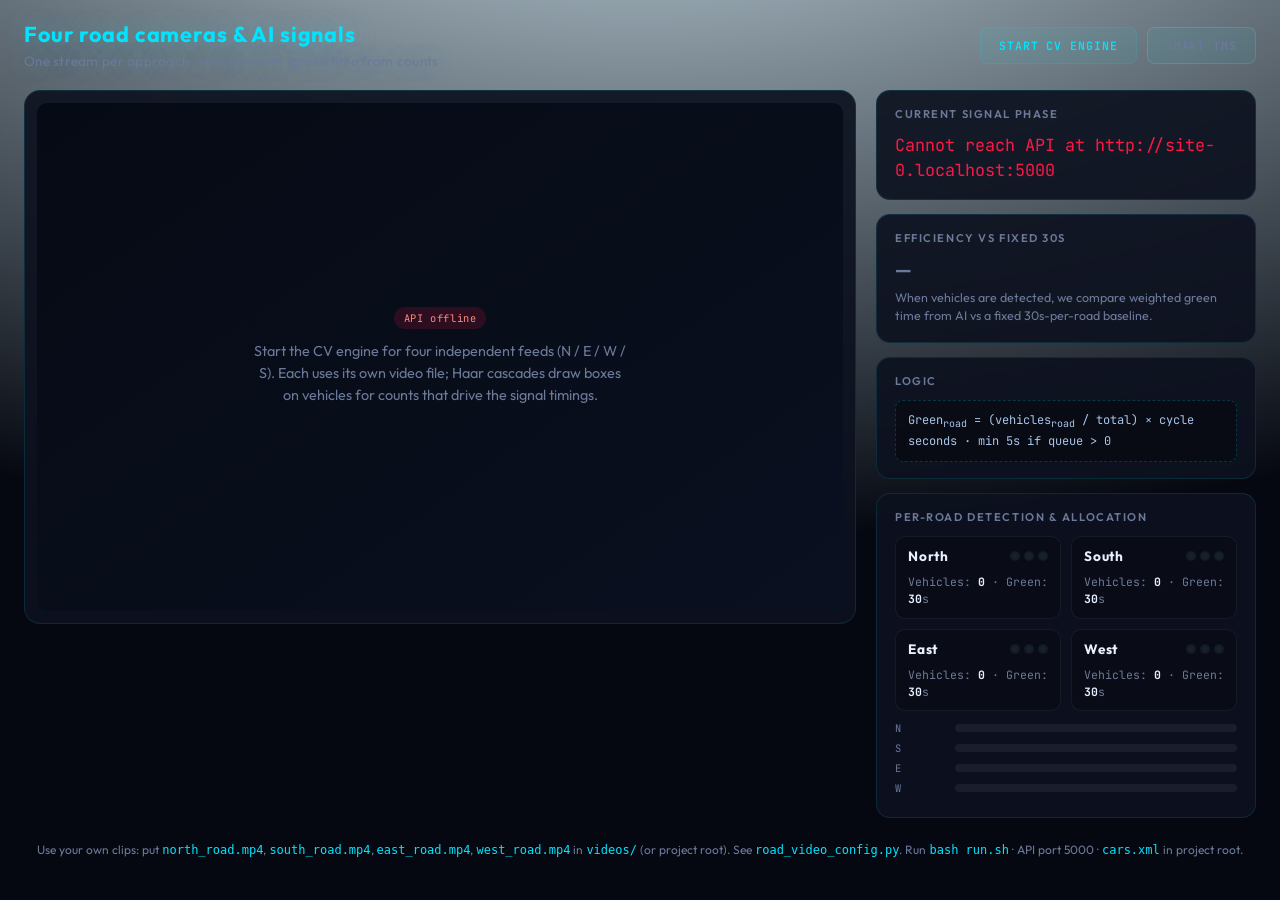
<file: traffic_video.html>
<!DOCTYPE html>
<html lang="en">
<head>
  <meta charset="UTF-8">
  <meta name="viewport" content="width=device-width, initial-scale=1.0">
  <title>Traffic Video — Vehicle Detection &amp; Signal Logic</title>
  <link rel="preconnect" href="https://fonts.googleapis.com">
  <link rel="preconnect" href="https://fonts.gstatic.com" crossorigin>
  <link href="https://fonts.googleapis.com/css2?family=JetBrains+Mono:wght@400;600&family=Outfit:wght@400;600;700&display=swap" rel="stylesheet">
  <style>
    :root {
      --bg: #050810;
      --panel: rgba(14, 18, 32, 0.92);
      --cyan: #00e5ff;
      --green: #00e676;
      --yellow: #ffd600;
      --red: #ff1744;
      --muted: #6b7a99;
      --border: rgba(0, 229, 255, 0.12);
    }
    * { box-sizing: border-box; margin: 0; padding: 0; }
    body {
      min-height: 100vh;
      background: radial-gradient(ellipse 120% 80% at 50% -20%, rgba(0, 80, 120, 0.25), var(--bg));
      color: #e8f0ff;
      font-family: 'Outfit', system-ui, sans-serif;
      padding: 20px 24px 32px;
    }
    header {
      display: flex;
      flex-wrap: wrap;
      align-items: center;
      justify-content: space-between;
      gap: 16px;
      margin-bottom: 20px;
      max-width: 1400px;
      margin-left: auto;
      margin-right: auto;
    }
    h1 {
      font-size: 1.35rem;
      font-weight: 700;
      letter-spacing: 0.04em;
      color: var(--cyan);
      text-shadow: 0 0 24px rgba(0, 229, 255, 0.35);
    }
    h1 span { color: var(--muted); font-weight: 400; font-size: 0.85rem; display: block; margin-top: 4px; letter-spacing: 0.02em; }
    .actions { display: flex; flex-wrap: wrap; gap: 10px; align-items: center; }
    .btn {
      font-family: 'JetBrains Mono', monospace;
      font-size: 0.72rem;
      font-weight: 600;
      letter-spacing: 0.08em;
      text-transform: uppercase;
      padding: 10px 18px;
      border-radius: 8px;
      border: 1px solid var(--border);
      background: rgba(0, 229, 255, 0.06);
      color: var(--cyan);
      cursor: pointer;
      transition: background 0.2s, transform 0.15s;
    }
    .btn:hover { background: rgba(0, 229, 255, 0.14); transform: translateY(-1px); }
    .btn.on { border-color: var(--green); color: var(--green); background: rgba(0, 230, 118, 0.1); }
    .btn.link { text-decoration: none; color: var(--muted); border-color: rgba(255,255,255,0.1); }
    .layout {
      display: grid;
      grid-template-columns: 1fr minmax(300px, 380px);
      gap: 20px;
      max-width: 1400px;
      margin: 0 auto;
      align-items: start;
    }
    @media (max-width: 1024px) {
      .layout { grid-template-columns: 1fr; }
    }
    .feeds-panel {
      background: var(--panel);
      border: 1px solid var(--border);
      border-radius: 16px;
      padding: 12px;
      position: relative;
      min-height: 320px;
    }
    .feeds-grid {
      display: grid;
      grid-template-columns: 1fr 1fr;
      gap: 10px;
    }
    @media (max-width: 600px) {
      .feeds-grid { grid-template-columns: 1fr; }
    }
    .feed-cell {
      position: relative;
      border-radius: 10px;
      overflow: hidden;
      background: #020408;
      border: 1px solid rgba(0, 229, 255, 0.1);
      aspect-ratio: 16 / 10;
    }
    .feed-cell .feed-label {
      position: absolute;
      top: 0;
      left: 0;
      right: 0;
      z-index: 2;
      padding: 6px 10px;
      font-family: 'JetBrains Mono', monospace;
      font-size: 0.62rem;
      letter-spacing: 0.06em;
      text-transform: uppercase;
      background: linear-gradient(180deg, rgba(5, 8, 20, 0.92), transparent);
      color: var(--cyan);
      pointer-events: none;
    }
    .feed-cell img.feed-img {
      width: 100%;
      height: 100%;
      object-fit: cover;
      display: block;
    }
    .video-placeholder {
      position: absolute;
      inset: 12px;
      display: flex;
      flex-direction: column;
      align-items: center;
      justify-content: center;
      gap: 12px;
      padding: 24px;
      text-align: center;
      background: linear-gradient(145deg, #060a14, #0a1020);
      border-radius: 10px;
      z-index: 3;
    }
    .video-placeholder p { color: var(--muted); font-size: 0.9rem; max-width: 380px; line-height: 1.5; }
    .badge {
      font-family: 'JetBrains Mono', monospace;
      font-size: 0.65rem;
      padding: 4px 10px;
      border-radius: 999px;
      background: rgba(255, 23, 68, 0.15);
      color: #ff8a80;
      letter-spacing: 0.06em;
    }
    .badge.ok { background: rgba(0, 230, 118, 0.12); color: var(--green); }
    aside {
      display: flex;
      flex-direction: column;
      gap: 14px;
    }
    .card {
      background: var(--panel);
      border: 1px solid var(--border);
      border-radius: 14px;
      padding: 16px 18px;
    }
    .card h2 {
      font-size: 0.7rem;
      text-transform: uppercase;
      letter-spacing: 0.14em;
      color: var(--muted);
      margin-bottom: 12px;
      font-weight: 600;
    }
    .phase {
      font-family: 'JetBrains Mono', monospace;
      font-size: 1.05rem;
      line-height: 1.5;
    }
    .phase strong { color: var(--cyan); }
    .phase .state-green { color: var(--green); text-shadow: 0 0 12px rgba(0, 230, 118, 0.4); }
    .phase .state-yellow { color: var(--yellow); }
    .phase .state-red { color: var(--red); }
    .formula {
      font-family: 'JetBrains Mono', monospace;
      font-size: 0.75rem;
      color: #a8c4e8;
      line-height: 1.6;
      padding: 10px 12px;
      background: rgba(0, 0, 0, 0.35);
      border-radius: 8px;
      border: 1px dashed rgba(0, 229, 255, 0.2);
    }
    .eff-row {
      display: flex;
      justify-content: space-between;
      align-items: baseline;
      gap: 12px;
    }
    .eff-val {
      font-size: 2rem;
      font-weight: 700;
      color: var(--green);
      text-shadow: 0 0 20px rgba(0, 230, 118, 0.35);
    }
    .eff-val.na { color: var(--muted); font-size: 1.2rem; text-shadow: none; }
    .eff-note { font-size: 0.78rem; color: var(--muted); margin-top: 8px; line-height: 1.45; }
    .roads {
      display: grid;
      grid-template-columns: 1fr 1fr;
      gap: 10px;
    }
    .road {
      background: rgba(0, 0, 0, 0.25);
      border-radius: 10px;
      padding: 10px 12px;
      border: 1px solid rgba(255, 255, 255, 0.06);
    }
    .road.active { border-color: rgba(0, 230, 118, 0.35); box-shadow: 0 0 16px rgba(0, 230, 118, 0.08); }
    .road-head {
      display: flex;
      justify-content: space-between;
      align-items: center;
      margin-bottom: 8px;
    }
    .road-name { font-weight: 700; font-size: 0.85rem; letter-spacing: 0.06em; }
    .lights {
      display: flex;
      gap: 4px;
    }
    .dot {
      width: 10px;
      height: 10px;
      border-radius: 50%;
      background: #1a2332;
      box-shadow: inset 0 0 4px rgba(0,0,0,0.5);
    }
    .dot.on.r { background: var(--red); box-shadow: 0 0 8px var(--red); }
    .dot.on.y { background: var(--yellow); box-shadow: 0 0 8px var(--yellow); }
    .dot.on.g { background: var(--green); box-shadow: 0 0 8px var(--green); }
    .road-stat {
      font-family: 'JetBrains Mono', monospace;
      font-size: 0.72rem;
      color: var(--muted);
      line-height: 1.5;
    }
    .road-stat b { color: #e8f0ff; }
    .bars { margin-top: 10px; }
    .bar-row { display: flex; align-items: center; gap: 8px; margin-bottom: 6px; font-size: 0.65rem; font-family: 'JetBrains Mono', monospace; }
    .bar-row span:first-child { width: 52px; color: var(--muted); }
    .bar-bg {
      flex: 1;
      height: 8px;
      background: rgba(255,255,255,0.06);
      border-radius: 4px;
      overflow: hidden;
    }
    .bar-fill {
      height: 100%;
      border-radius: 4px;
      background: linear-gradient(90deg, #448aff, var(--green));
      transition: width 0.4s ease;
    }
    .bar-fill.fixed { background: rgba(120, 130, 160, 0.5); }
    footer {
      text-align: center;
      margin-top: 24px;
      font-size: 0.75rem;
      color: var(--muted);
      max-width: 1400px;
      margin-left: auto;
      margin-right: auto;
    }
  </style>
</head>
<body>
  <header>
    <div>
      <h1>Four road cameras &amp; AI signals <span>One stream per approach · vehicle boxes · green time from counts</span></h1>
    </div>
    <div class="actions">
      <button type="button" class="btn" id="btn-cv" title="Requires Smart TMS backend on port 5000">Start CV engine</button>
      <a class="btn link" href="/smart_tms/frontend/index.html">Smart TMS</a>
    </div>
  </header>

  <div class="layout">
    <section class="feeds-panel" id="video-section">
      <div class="feeds-grid" id="feeds-grid" aria-label="Four road video feeds">
        <div class="feed-cell" data-road="North">
          <div class="feed-label">North · roadside / top view</div>
          <img class="feed-img" id="live-feed-North" alt="North road traffic" style="display:none;" />
        </div>
        <div class="feed-cell" data-road="East">
          <div class="feed-label">East · roadside / top view</div>
          <img class="feed-img" id="live-feed-East" alt="East road traffic" style="display:none;" />
        </div>
        <div class="feed-cell" data-road="West">
          <div class="feed-label">West · roadside / top view</div>
          <img class="feed-img" id="live-feed-West" alt="West road traffic" style="display:none;" />
        </div>
        <div class="feed-cell" data-road="South">
          <div class="feed-label">South · roadside / top view</div>
          <img class="feed-img" id="live-feed-South" alt="South road traffic" style="display:none;" />
        </div>
      </div>
      <div class="video-placeholder" id="feed-placeholder">
        <span class="badge" id="cv-badge">CV engine off</span>
        <p id="placeholder-text">Start the CV engine for four independent feeds (N / E / W / S). Each uses its own video file; Haar cascades draw boxes on vehicles for counts that drive the signal timings.</p>
      </div>
    </section>

    <aside>
      <div class="card">
        <h2>Current signal phase</h2>
        <div class="phase" id="phase-text">Loading…</div>
      </div>

      <div class="card">
        <h2>Efficiency vs fixed 30s</h2>
        <div class="eff-row">
          <div>
            <div class="eff-val na" id="eff-pct">—</div>
            <div class="eff-note" id="eff-note">When vehicles are detected, we compare weighted green time from AI vs a fixed 30s-per-road baseline.</div>
          </div>
        </div>
      </div>

      <div class="card">
        <h2>Logic</h2>
        <p class="formula" id="formula-text">Green<sub>road</sub> = (vehicles<sub>road</sub> / total) × cycle seconds · min 5s if queue &gt; 0</p>
      </div>

      <div class="card">
        <h2>Per-road detection &amp; allocation</h2>
        <div class="roads" id="roads-grid"></div>
        <div class="bars" id="bars-wrap"></div>
      </div>
    </aside>
  </div>

  <footer>
    Use your own clips: put <code style="color:var(--cyan)">north_road.mp4</code>, <code style="color:var(--cyan)">south_road.mp4</code>, <code style="color:var(--cyan)">east_road.mp4</code>, <code style="color:var(--cyan)">west_road.mp4</code> in <code style="color:var(--cyan)">videos/</code> (or project root). See <code style="color:var(--cyan)">road_video_config.py</code>. Run <code style="color:var(--cyan)">bash run.sh</code> · API port 5000 · <code style="color:var(--cyan)">cars.xml</code> in project root.
  </footer>

  <script>
(function () {
  const ROADS = ['North', 'South', 'East', 'West'];
  const API_BASE =
    window.location.protocol === 'file:' || !window.location.hostname
      ? 'http://127.0.0.1:5000'
      : window.location.protocol + '//' + window.location.hostname + ':5000';

  const el = (id) => document.getElementById(id);
  function feedImg(road) {
    return el('live-feed-' + road);
  }
  const placeholder = el('feed-placeholder');
  const btnCv = el('btn-cv');
  const phaseText = el('phase-text');
  const effPct = el('eff-pct');
  const effNote = el('eff-note');
  const cvBadge = el('cv-badge');
  const formulaText = el('formula-text');
  const roadsGrid = el('roads-grid');
  const barsWrap = el('bars-wrap');

  function buildRoadCards() {
    roadsGrid.innerHTML = '';
    ROADS.forEach((r) => {
      const d = document.createElement('div');
      d.className = 'road';
      d.id = 'road-' + r;
      d.innerHTML =
        '<div class="road-head">' +
        '<span class="road-name">' + r + '</span>' +
        '<div class="lights" data-road="' + r + '">' +
        '<span class="dot" data-c="r"></span><span class="dot" data-c="y"></span><span class="dot" data-c="g"></span>' +
        '</div></div>' +
        '<div class="road-stat" id="stat-' + r + '">Vehicles: <b>0</b> · Green: <b>30</b>s</div>';
      roadsGrid.appendChild(d);
    });
    barsWrap.innerHTML = '';
    ROADS.forEach((r) => {
      const row = document.createElement('div');
      row.className = 'bar-row';
      row.innerHTML =
        '<span>' + r[0] + '</span><div class="bar-bg"><div class="bar-fill" id="bar-' + r + '" style="width:0%"></div></div>';
      barsWrap.appendChild(row);
    });
  }

  function setLights(road, state) {
    const box = document.querySelector('.lights[data-road="' + road + '"]');
    if (!box) return;
    box.querySelectorAll('.dot').forEach((dot) => dot.classList.remove('on', 'r', 'y', 'g'));
    if (state === 'GREEN') box.querySelector('[data-c="g"]').classList.add('on', 'g');
    else if (state === 'YELLOW') box.querySelector('[data-c="y"]').classList.add('on', 'y');
    else box.querySelector('[data-c="r"]').classList.add('on', 'r');
  }

  function computeEfficiency(counts, gt, cycle) {
    const tot = ROADS.reduce((s, r) => s + counts[r], 0);
    if (tot === 0) return { pct: null, label: 'No vehicles detected — default 30s per road.' };
    const smart = ROADS.reduce((s, r) => s + gt[r] * Math.max(counts[r], 1), 0);
    const fixedWeight = 30 * tot;
    const pct = Math.min(Math.max(0, ((fixedWeight - smart) / fixedWeight) * 100), 65);
    return {
      pct: pct.toFixed(0),
      label: 'Positive % means AI allocates less wasted green than giving every queued direction a full 30s slice.',
    };
  }

  async function fetchStatus() {
    const res = await fetch(API_BASE + '/api/status');
    if (!res.ok) throw new Error('status ' + res.status);
    return res.json();
  }

  async function toggleCv() {
    try {
      const res = await fetch(API_BASE + '/api/launch/cv_processor', { method: 'POST' });
      if (!res.ok) throw new Error('launch failed');
      await refresh();
    } catch (e) {
      console.error(e);
      phaseText.innerHTML = '<span class="state-red">Backend unreachable. Start <code>run.sh</code> or <code>python smart_tms/backend/app.py</code> on port 5000.</span>';
    }
  }

  async function refresh() {
    let data;
    try {
      data = await fetchStatus();
    } catch (e) {
      phaseText.innerHTML = '<span class="state-red">Cannot reach API at ' + API_BASE + '</span>';
      cvBadge.textContent = 'API offline';
      cvBadge.className = 'badge';
      return;
    }

    const counts = data.controller.vehicle_counts;
    const gt = data.controller.calculated_green_times;
    const cycle = data.controller.cycle_time != null ? data.controller.cycle_time : 120;
    const eng = data.engine;
    const cvOn = data.cv_active;

    formulaText.textContent =
      'Green_road = (vehicles_road / total_vehicles) × ' +
      cycle +
      's — minimum 5s when count &gt; 0; 30s each when total = 0.';

    btnCv.textContent = cvOn ? 'CV engine: ON' : 'CV engine: OFF';
    btnCv.classList.toggle('on', cvOn);

    if (cvOn) {
      cvBadge.textContent = '4 live road feeds';
      cvBadge.className = 'badge ok';
      placeholder.style.display = 'none';
      ROADS.forEach((r) => {
        const img = feedImg(r);
        if (!img) return;
        img.style.display = 'block';
        const url = API_BASE + '/api/video_feed/' + encodeURIComponent(r);
        if (!img.dataset.streamUrl || img.dataset.streamUrl !== url) {
          img.dataset.streamUrl = url;
          img.src = url + '?' + Date.now();
        }
      });
    } else {
      cvBadge.textContent = 'CV engine off';
      cvBadge.className = 'badge';
      placeholder.style.display = 'flex';
      ROADS.forEach((r) => {
        const img = feedImg(r);
        if (!img) return;
        img.style.display = 'none';
        img.removeAttribute('src');
        delete img.dataset.streamUrl;
      });
    }

    const active = eng.active_road;
    const st = eng.state;
    const tl = eng.time_left;

    ROADS.forEach((r) => {
      const isAct = r === active;
      const lightState = isAct ? st : 'RED';
      const roadEl = el('road-' + r);
      if (roadEl) {
        roadEl.classList.toggle('active', isAct && (st === 'GREEN' || st === 'YELLOW'));
      }
      setLights(r, lightState);

      const sEl = el('stat-' + r);
      if (sEl) {
        sEl.innerHTML =
          'Vehicles: <b>' +
          counts[r] +
          '</b> · Allocated green: <b>' +
          gt[r] +
          '</b>s';
      }

      const bar = el('bar-' + r);
      if (bar) bar.style.width = Math.min(100, (gt[r] / cycle) * 100) + '%';
    });

    const cls =
      st === 'GREEN' ? 'state-green' : st === 'YELLOW' ? 'state-yellow' : 'state-red';
    phaseText.innerHTML =
      'Road <strong>' +
      active +
      '</strong> · <span class="' +
      cls +
      '">' +
      st +
      '</span> · <strong>' +
      tl +
      's</strong> left';

    const eff = computeEfficiency(counts, gt, cycle);
    if (eff.pct == null) {
      effPct.textContent = '—';
      effPct.className = 'eff-val na';
      effNote.textContent = eff.label;
    } else {
      effPct.textContent = '+' + eff.pct + '%';
      effPct.className = 'eff-val';
      effNote.textContent = eff.label;
    }
  }

  buildRoadCards();
  btnCv.addEventListener('click', toggleCv);
  setInterval(refresh, 500);
  refresh();
})();
  </script>
</body>
</html>
</file>
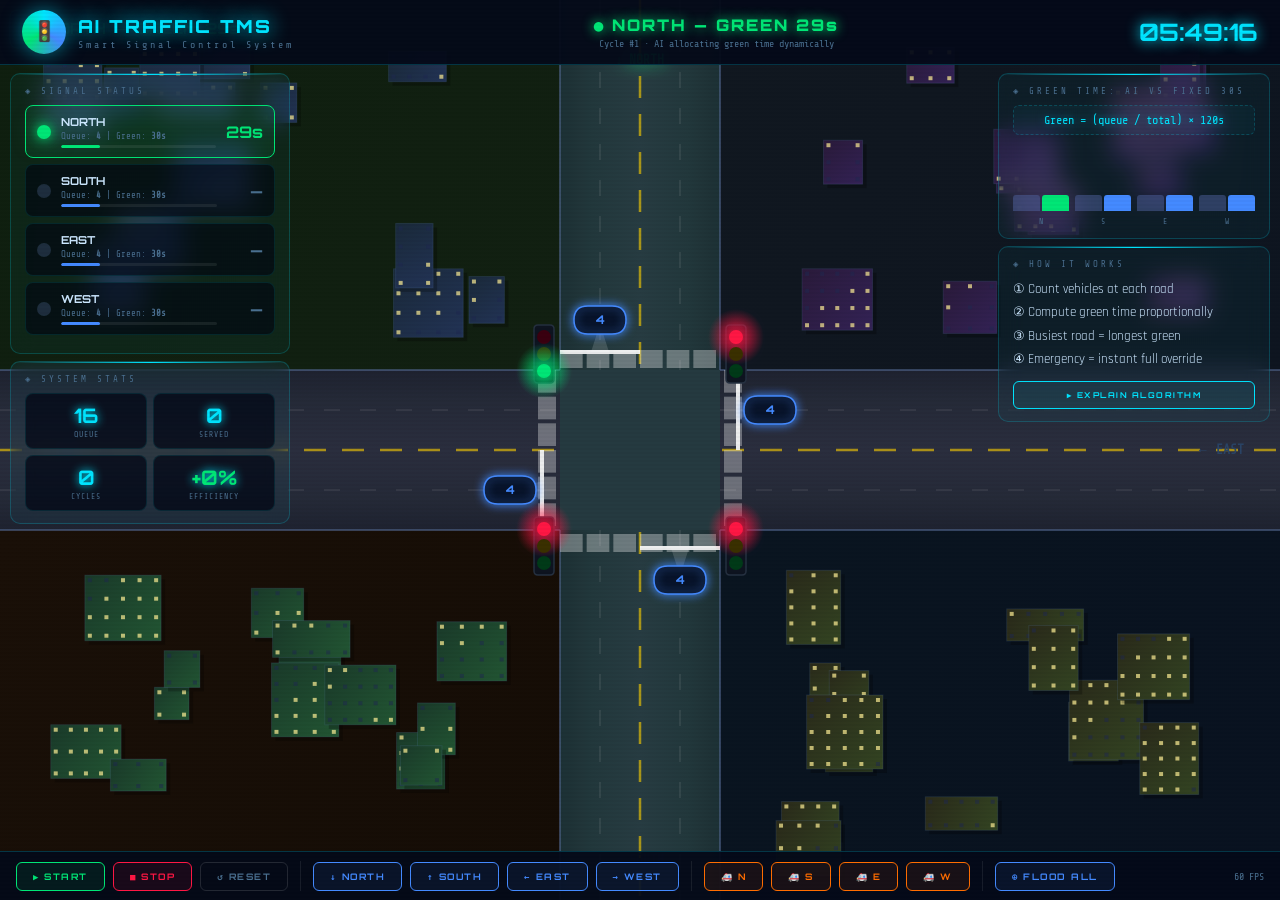
<file: smart_tms/frontend/topdown_sim.html>
<!DOCTYPE html>
<html lang="en">
<head>
<meta charset="UTF-8">
<title>AI Smart Traffic Management System</title>
<style>
@import url('https://fonts.googleapis.com/css2?family=Orbitron:wght@400;700;900&family=Share+Tech+Mono&family=Rajdhani:wght@400;600;700&display=swap');
*{box-sizing:border-box;margin:0;padding:0}
:root{
  --cyan:#00e5ff;--green:#00e676;--red:#ff1744;--yellow:#ffd600;
  --blue:#448aff;--orange:#ff6d00;--panel:rgba(5,12,30,0.96);
  --border:rgba(0,229,255,0.2);--txt:#cce8ff;--dim:#4a7090;
  --road:#2a2e3a;--road-line:#3a3f50;--grass:#1a2e1a;--grass2:#162614;
  --inter:#222636;--marking:rgba(255,255,255,0.85);
}
html,body{width:100%;height:100%;background:#0a0e18;overflow:hidden;
  font-family:'Rajdhani',sans-serif;color:var(--txt)}
canvas{display:block;position:absolute;top:0;left:0}

/* ── HUD ── */
#hud{position:absolute;top:0;left:0;width:100%;height:100%;
  display:flex;flex-direction:column;pointer-events:none}

/* TOP BAR */
#topbar{
  display:flex;align-items:center;justify-content:space-between;
  padding:10px 22px;flex-shrink:0;pointer-events:auto;
  background:rgba(5,10,25,0.95);
  border-bottom:1px solid var(--border);
}
.logo{display:flex;align-items:center;gap:12px}
.logo-ring{
  width:44px;height:44px;border-radius:50%;
  background:conic-gradient(var(--cyan),var(--blue),var(--green),var(--cyan));
  display:flex;align-items:center;justify-content:center;font-size:20px;
  animation:spin 10s linear infinite;
  box-shadow:0 0 20px rgba(0,229,255,0.5)
}
@keyframes spin{to{transform:rotate(360deg)}}
.logo-title{font-family:'Orbitron',monospace;font-size:18px;font-weight:900;
  color:var(--cyan);text-shadow:0 0 20px var(--cyan);letter-spacing:2px}
.logo-sub{font-family:'Share Tech Mono',monospace;font-size:10px;
  color:var(--dim);letter-spacing:3px;margin-top:2px}

#center-display{text-align:center}
#sig-status{font-family:'Orbitron',monospace;font-size:16px;font-weight:900;
  letter-spacing:2px;color:var(--cyan)}
#sig-sub{font-family:'Share Tech Mono',monospace;font-size:10px;
  color:var(--dim);margin-top:3px}

#clock{font-family:'Orbitron',monospace;font-size:24px;font-weight:700;
  color:var(--cyan);text-shadow:0 0 14px var(--cyan)}

/* MID ROW */
#midrow{flex:1;display:flex;min-height:0;pointer-events:none}

/* LEFT PANEL */
#lpanel{
  width:280px;margin:8px 0 8px 10px;
  display:flex;flex-direction:column;gap:7px;pointer-events:auto
}
.card{
  background:rgba(0,229,255,0.04);
  border:1px solid var(--border);border-radius:10px;
  padding:12px 14px;backdrop-filter:blur(12px);position:relative;overflow:hidden
}
.card::after{
  content:'';position:absolute;top:0;left:0;right:0;height:1px;
  background:linear-gradient(90deg,transparent,var(--cyan),transparent)
}
.card-title{
  font-family:'Share Tech Mono',monospace;font-size:9px;
  letter-spacing:3px;color:var(--dim);text-transform:uppercase;margin-bottom:9px
}

/* ROAD CARDS */
.rcard{
  display:grid;grid-template-columns:auto 1fr auto;
  align-items:center;gap:10px;
  padding:9px 11px;border-radius:8px;
  border:1px solid rgba(0,229,255,0.1);
  background:rgba(0,5,18,0.6);
  margin-bottom:6px;transition:all 0.35s
}
.rcard.state-green{border-color:var(--green);background:rgba(0,230,118,0.08)}
.rcard.state-yellow{border-color:var(--yellow);background:rgba(255,214,0,0.08)}
.rcard.state-red{border-color:rgba(255,23,68,0.4)}
.sig-dot{width:14px;height:14px;border-radius:50%;flex-shrink:0;transition:all 0.4s}
.dot-green{background:var(--green);box-shadow:0 0 12px var(--green),0 0 25px rgba(0,230,118,0.5)}
.dot-yellow{background:var(--yellow);box-shadow:0 0 12px var(--yellow),0 0 25px rgba(255,214,0,0.5)}
.dot-red{background:var(--red);box-shadow:0 0 12px var(--red),0 0 25px rgba(255,23,68,0.5)}
.dot-off{background:#1e2e3e}
.rname{font-family:'Orbitron',monospace;font-size:11px;font-weight:700;color:var(--txt)}
.rinfo{font-family:'Share Tech Mono',monospace;font-size:9px;color:var(--dim);margin-top:2px}
.rtime{font-family:'Orbitron',monospace;font-size:16px;font-weight:700;
  color:var(--cyan);min-width:36px;text-align:right}
.prog-wrap{margin-top:4px}
.prog-bg{height:3px;background:rgba(255,255,255,0.07);border-radius:2px;overflow:hidden}
.prog-fill{height:100%;border-radius:2px;transition:width 0.6s ease,background 0.3s}

/* RIGHT PANEL */
#rpanel{
  width:272px;margin:8px 10px 8px 0;
  display:flex;flex-direction:column;gap:7px;pointer-events:auto;
  margin-left:auto
}
.stat-grid{display:grid;grid-template-columns:1fr 1fr;gap:6px}
.stat-box{
  background:rgba(0,5,18,0.7);border:1px solid rgba(0,229,255,0.1);
  border-radius:8px;padding:9px;text-align:center
}
.stat-val{font-family:'Orbitron',monospace;font-size:20px;font-weight:700;
  color:var(--cyan);text-shadow:0 0 10px var(--cyan)}
.stat-lbl{font-family:'Share Tech Mono',monospace;font-size:8px;
  color:var(--dim);letter-spacing:1px;margin-top:2px}

.formula-box{
  font-family:'Share Tech Mono',monospace;font-size:12px;color:var(--cyan);
  text-align:center;padding:7px;
  background:rgba(0,229,255,0.04);
  border:1px dashed rgba(0,229,255,0.2);border-radius:6px;margin-bottom:7px;
  text-shadow:0 0 8px rgba(0,229,255,0.5)
}
.chart-wrap{display:flex;align-items:flex-end;gap:6px;height:72px;padding:3px 0}
.cbar-group{flex:1;display:flex;gap:2px;align-items:flex-end}
.cbar{flex:1;border-radius:3px 3px 0 0;transition:height 0.6s cubic-bezier(0.23,1,0.32,1);min-height:2px}
.cbar-fixed{background:rgba(80,100,160,0.5)}
.cbar-smart{background:var(--blue)}
.cbar-smart.active{background:var(--green)}
.chart-lbl{font-family:'Share Tech Mono',monospace;font-size:8px;
  color:var(--dim);text-align:center;margin-top:3px}

/* BOTTOM BAR */
#botbar{
  padding:9px 16px;flex-shrink:0;pointer-events:auto;
  background:rgba(5,10,25,0.95);
  border-top:1px solid var(--border);
  display:flex;align-items:center;gap:8px;flex-wrap:wrap
}
.btn{
  font-family:'Orbitron',monospace;font-size:9px;font-weight:700;
  letter-spacing:1.5px;text-transform:uppercase;
  padding:8px 16px;border-radius:6px;border:1px solid;
  cursor:pointer;transition:all 0.2s;background:transparent
}
.btn:hover{transform:translateY(-2px);filter:brightness(1.4)}
.btn:active{transform:translateY(0)}
.btn-start{color:var(--green);border-color:var(--green);background:rgba(0,230,118,0.08)}
.btn-stop{color:var(--red);border-color:var(--red);background:rgba(255,23,68,0.08)}
.btn-spawn{color:var(--blue);border-color:var(--blue);background:rgba(68,138,255,0.08)}
.btn-emg{color:var(--orange);border-color:var(--orange);background:rgba(255,109,0,0.08)}
.btn-reset{color:var(--dim);border-color:rgba(255,255,255,0.12)}
.btn-info{color:var(--cyan);border-color:var(--cyan);background:rgba(0,229,255,0.06)}
.sep{width:1px;height:30px;background:rgba(255,255,255,0.08);margin:0 4px}
#fps-disp{margin-left:auto;font-family:'Share Tech Mono',monospace;
  font-size:10px;color:var(--dim)}

/* EMG BANNER */
#emg-banner{
  display:none;position:absolute;top:80px;left:50%;transform:translateX(-50%);
  font-family:'Orbitron',monospace;font-size:13px;font-weight:900;letter-spacing:3px;
  padding:8px 28px;border-radius:6px;
  background:rgba(255,23,68,0.15);border:1px solid var(--red);
  color:var(--red);text-shadow:0 0 12px var(--red);
  animation:emgFlash 0.5s ease-in-out infinite alternate;z-index:50;pointer-events:none
}
@keyframes emgFlash{
  from{box-shadow:0 0 10px rgba(255,23,68,0.4)}
  to{box-shadow:0 0 35px rgba(255,23,68,0.9),0 0 70px rgba(255,23,68,0.3)}
}

/* ALGO POPUP */
#algo-overlay{
  display:none;position:absolute;inset:0;background:rgba(0,0,0,0.75);
  z-index:100;pointer-events:auto;
  display:none;align-items:center;justify-content:center
}
#algo-box{
  width:640px;background:rgba(4,10,28,0.98);
  border:1px solid var(--cyan);border-radius:14px;
  padding:28px 32px;box-shadow:0 0 60px rgba(0,229,255,0.2)
}
.algo-title{font-family:'Orbitron',monospace;font-size:15px;font-weight:900;
  color:var(--cyan);margin-bottom:16px;text-shadow:0 0 12px var(--cyan);letter-spacing:2px}
.algo-step{margin-bottom:12px}
.algo-num{font-family:'Share Tech Mono',monospace;font-size:9px;
  color:var(--blue);letter-spacing:2px;margin-bottom:3px}
.algo-text{font-size:13px;line-height:1.6;color:var(--txt)}
.algo-text code{font-family:'Share Tech Mono',monospace;font-size:12px;
  color:var(--yellow);background:rgba(255,214,0,0.06);padding:1px 5px;border-radius:3px}
.algo-hi{color:var(--green);font-weight:700}
.algo-close{margin-top:16px;text-align:center;cursor:pointer;
  font-family:'Share Tech Mono',monospace;font-size:10px;
  color:var(--dim);letter-spacing:2px}
.algo-close:hover{color:var(--cyan)}

/* scanlines */
#scan{position:absolute;inset:0;
  background:repeating-linear-gradient(0deg,transparent,transparent 2px,rgba(0,0,0,0.025) 2px,rgba(0,0,0,0.025) 4px);
  pointer-events:none;z-index:10}
</style>
</head>
<body>
<canvas id="c"></canvas>
<div id="scan"></div>
<div id="emg-banner">🚨 EMERGENCY OVERRIDE ACTIVE 🚨</div>

<div id="hud">
  <!-- TOP -->
  <div id="topbar">
    <div class="logo">
      <div class="logo-ring">🚦</div>
      <div>
        <div class="logo-title">AI TRAFFIC TMS</div>
        <div class="logo-sub">Smart Signal Control System</div>
      </div>
    </div>
    <div id="center-display">
      <div id="sig-status">● SYSTEM READY</div>
      <div id="sig-sub">Press START to activate AI control</div>
    </div>
    <div id="clock">00:00:00</div>
  </div>

  <!-- MID -->
  <div id="midrow">
    <!-- LEFT -->
    <div id="lpanel">
      <div class="card">
        <div class="card-title">◈ Signal Status</div>
        <div id="road-cards"></div>
      </div>
      <div class="card">
        <div class="card-title">◈ System Stats</div>
        <div class="stat-grid">
          <div class="stat-box"><div class="stat-val" id="st-q">0</div><div class="stat-lbl">QUEUE</div></div>
          <div class="stat-box"><div class="stat-val" id="st-s">0</div><div class="stat-lbl">SERVED</div></div>
          <div class="stat-box"><div class="stat-val" id="st-c">0</div><div class="stat-lbl">CYCLES</div></div>
          <div class="stat-box"><div class="stat-val" id="st-e" style="color:var(--green)">—</div><div class="stat-lbl">EFFICIENCY</div></div>
        </div>
      </div>
    </div>

    <!-- RIGHT -->
    <div id="rpanel">
      <div class="card">
        <div class="card-title">◈ Green Time: AI vs Fixed 30s</div>
        <div class="formula-box">Green = (queue / total) × 120s</div>
        <div class="chart-wrap" id="chart-bars"></div>
        <div style="display:flex;gap:6px" id="chart-lbls"></div>
      </div>
      <div class="card">
        <div class="card-title">◈ How It Works</div>
        <div style="font-size:13px;line-height:1.8;color:var(--txt)">
          ① Count vehicles at each road<br>
          ② Compute green time proportionally<br>
          ③ Busiest road = longest green<br>
          ④ Emergency = instant full override
        </div>
        <button class="btn btn-info" style="width:100%;margin-top:9px;pointer-events:auto;font-size:8px" onclick="showAlgo()">▶ EXPLAIN ALGORITHM</button>
      </div>
    </div>
  </div>

  <!-- BOT -->
  <div id="botbar">
    <button class="btn btn-start" onclick="startSim()">▶ START</button>
    <button class="btn btn-stop"  onclick="stopSim()">■ STOP</button>
    <button class="btn btn-reset" onclick="resetSim()">↺ RESET</button>
    <div class="sep"></div>
    <button class="btn btn-spawn" onclick="spawnV('North')">↓ NORTH</button>
    <button class="btn btn-spawn" onclick="spawnV('South')">↑ SOUTH</button>
    <button class="btn btn-spawn" onclick="spawnV('East')">← EAST</button>
    <button class="btn btn-spawn" onclick="spawnV('West')">→ WEST</button>
    <div class="sep"></div>
    <button class="btn btn-emg" onclick="spawnE('North')">🚑 N</button>
    <button class="btn btn-emg" onclick="spawnE('South')">🚑 S</button>
    <button class="btn btn-emg" onclick="spawnE('East')">🚑 E</button>
    <button class="btn btn-emg" onclick="spawnE('West')">🚑 W</button>
    <div class="sep"></div>
    <button class="btn btn-spawn" onclick="floodAll()">⊕ FLOOD ALL</button>
    <div id="fps-disp">60 FPS</div>
  </div>
</div>

<!-- ALGO -->
<div id="algo-overlay">
  <div id="algo-box">
    <div class="algo-title">🧠 AI ALGORITHM — HOW IT WORKS</div>
    <div class="algo-step">
      <div class="algo-num">STEP 01 — COUNT VEHICLES</div>
      <div class="algo-text">Sensors count vehicles waiting at each road every second.<br>
        Example: <span class="algo-hi">North=40, South=10, East=70, West=30 → Total=150</span></div>
    </div>
    <div class="algo-step">
      <div class="algo-num">STEP 02 — FORMULA</div>
      <div class="algo-text"><code>Green Time = (vehicles / total) × 120 seconds</code></div>
    </div>
    <div class="algo-step">
      <div class="algo-num">STEP 03 — ALLOCATION</div>
      <div class="algo-text">
        <span class="algo-hi">North → 40/150 × 120 = 32s &nbsp;|&nbsp; South → 10/150 × 120 = 8s</span><br>
        <span class="algo-hi">East → 70/150 × 120 = 56s &nbsp;|&nbsp; West → 30/150 × 120 = 24s</span>
      </div>
    </div>
    <div class="algo-step">
      <div class="algo-num">STEP 04 — EMERGENCY OVERRIDE</div>
      <div class="algo-text">Ambulance detected → all roads RED → <span class="algo-hi">immediate GREEN</span> for that road.</div>
    </div>
    <div class="algo-step">
      <div class="algo-num">SIGNAL SEQUENCE (always)</div>
      <div class="algo-text"><span class="algo-hi">GREEN → YELLOW (3s) → RED (1s gap) → next road</span><br>
        Only ONE road is green at any time. Vehicles stop strictly at stop lines.</div>
    </div>
    <div class="algo-close" onclick="hideAlgo()">[ CLICK TO CLOSE ]</div>
  </div>
</div>

<script>
// ════════════════════════════════════════════════════════════════════
// CANVAS
// ════════════════════════════════════════════════════════════════════
const canvas = document.getElementById('c');
const ctx    = canvas.getContext('2d');
let W, H, CX, CY;

function resize() {
  W = canvas.width  = window.innerWidth;
  H = canvas.height = window.innerHeight;
  CX = W / 2;
  CY = H / 2;
}
resize();
window.addEventListener('resize', resize);

// ════════════════════════════════════════════════════════════════════
// LAYOUT — top-down perspective, big clean roads
// ════════════════════════════════════════════════════════════════════
// Road width in pixels — wide enough to see 2 lanes clearly
const ROAD_W  = 160;   // total road width
const LANE_W  = ROAD_W / 2; // each lane

// How far road extends from center to screen edge
const ROAD_LEN = () => Math.max(W, H) * 0.7;

// Intersection box
const IW = ROAD_W;  // same as road width

// Stop line distance from intersection edge
const STOP_OFFSET = 18;  // pixels from intersection

// ── World→Screen: center-based ──
// CX, CY is intersection center

// ════════════════════════════════════════════════════════════════════
// AI SIGNAL CONTROLLER
// ════════════════════════════════════════════════════════════════════
const ROADS  = ['North','South','East','West'];
const CYCLE_T = 120;

const ai = {
  waiting:  { North:0, South:0, East:0, West:0 },
  gt:       { North:30, South:30, East:30, West:30 },
  emg:      { North:false, South:false, East:false, West:false },
  active:   'North',
  state:    'RED',
  timeLeft: 0,
  cycle:    0,
  served:   0,
  running:  false,
};

function calcGreen() {
  const emgR = ROADS.find(r => ai.emg[r]);
  if (emgR) { ROADS.forEach(r => ai.gt[r] = r === emgR ? CYCLE_T : 0); return; }
  const tot = ROADS.reduce((s, r) => s + ai.waiting[r], 0);
  if (tot === 0) { ROADS.forEach(r => ai.gt[r] = 30); return; }
  ROADS.forEach(r => {
    ai.gt[r] = ai.waiting[r] > 0 ? Math.max(5, Math.round((ai.waiting[r] / tot) * CYCLE_T)) : 0;
  });
}

function sleep(ms) { return new Promise(r => setTimeout(r, ms)); }

async function serveRoad(road) {
  const gt = ai.gt[road];
  if (gt <= 0) return;
  ai.active = road; ai.state = 'GREEN'; ai.timeLeft = gt;
  for (let t = gt; t > 0 && ai.running; t--) {
    const emgR = ROADS.find(r => ai.emg[r]);
    if (emgR && emgR !== road) break;
    ai.timeLeft = t;
    await sleep(1000);
  }
  if (!ai.running) return;
  ai.state = 'YELLOW';
  for (let t = 3; t > 0 && ai.running; t--) { ai.timeLeft = t; await sleep(1000); }
  if (!ai.running) return;
  ai.state = 'RED'; ai.timeLeft = 0;
  await sleep(1000);
}

async function sigLoop() {
  while (ai.running) {
    calcGreen();
    for (let ri = 0; ri < ROADS.length; ri++) {
      if (!ai.running) return;
      const emgR = ROADS.find(r => ai.emg[r]);
      if (emgR) {
        if (ri === 0) await serveRoad(emgR);
        continue;
      }
      await serveRoad(ROADS[ri]);
    }
    ai.cycle++;
    calcGreen();
  }
}

function startSim() { if (ai.running) return; ai.running = true; sigLoop(); }
function stopSim()  { ai.running = false; ai.state = 'RED'; ai.timeLeft = 0; }
function resetSim() {
  stopSim(); vehicles.length = 0; ai.served = 0; ai.cycle = 0;
  ROADS.forEach(r => { ai.waiting[r] = 0; ai.emg[r] = false; ai.gt[r] = 30; });
}
function isGreen(road) { return ai.running && ai.active === road && ai.state === 'GREEN'; }

// ════════════════════════════════════════════════════════════════════
// VEHICLES — top-down, realistic car shapes
// ════════════════════════════════════════════════════════════════════
// Lane centers (world coords, relative to CX/CY)
// North/South roads run vertically (x axis):
//   Right lane (going South, decreasing Y) → x = +LANE_W/2
//   Left lane  (going North, increasing Y) → x = -LANE_W/2
// East/West roads run horizontally (y axis):
//   Right lane (going East, increasing X)  → y = +LANE_W/2
//   Left lane  (going West, decreasing X)  → y = -LANE_W/2

// Vehicle directions:
//   North: comes from top (y = -ROAD_LEN), moves DOWN (+y), uses LEFT lane (x = -LANE_W/2 = -40)
//   South: comes from bottom (y = +ROAD_LEN), moves UP (-y), uses RIGHT lane (x = +LANE_W/2 = +40)
//   East:  comes from right (x = +ROAD_LEN), moves LEFT (-x), uses LEFT lane (y = -LANE_W/2 = -40)
//   West:  comes from left (x = -ROAD_LEN), moves RIGHT (+x), uses RIGHT lane (y = +LANE_W/2 = +40)

// Stop line positions (distance from center where vehicle must stop)
// = half intersection width + stop offset
const STOP_DIST = IW / 2 + STOP_OFFSET;  // ~98px from center

const CAR_COLORS = [
  '#e53935','#1e88e5','#43a047','#fb8c00',
  '#8e24aa','#00acc1','#6d4c41','#f4511e',
  '#c0ca33','#00897b','#3949ab','#757575',
];

let vid = 0;
const vehicles = [];

// Car visual dimensions (top-down)
const CAR_LEN = 36;  // pixels along travel direction
const CAR_WID = 20;  // pixels across

class Vehicle {
  constructor(road, emg = false) {
    this.id    = ++vid;
    this.road  = road;
    this.emg   = emg;
    this.alive = true;
    this.crossed = false;
    this.servedF = false;
    this.speed   = 0;
    this.maxSpd  = emg ? 3.8 : 2.2 + Math.random() * 0.8;
    this.accel   = 0.18;
    this.brake   = 0.45;
    this.color   = emg ? '#ff1744' : CAR_COLORS[Math.floor(Math.random() * CAR_COLORS.length)];
    this.flash   = 0;
    this.carType = emg ? 1 : Math.floor(Math.random() * 3); // 0=sedan,1=SUV,2=hatch
    this.brakeLights = false;

    // World position (relative to intersection center)
    const RL = ROAD_LEN();
    switch (road) {
      case 'North': this.wx = -LANE_W/2; this.wy = -RL - 60; this.vx = 0;  this.vy = +1; break;
      case 'South': this.wx = +LANE_W/2; this.wy = +RL + 60; this.vx = 0;  this.vy = -1; break;
      case 'East':  this.wx = +RL + 60;  this.wy = -LANE_W/2; this.vx = -1; this.vy = 0; break;
      case 'West':  this.wx = -RL - 60;  this.wy = +LANE_W/2; this.vx = +1; this.vy = 0; break;
    }
    // angle in radians (for drawing)
    this.angle = Math.atan2(this.vy, this.vx);
  }

  // Signed distance to stop line (positive = not yet reached)
  distToStop() {
    switch (this.road) {
      case 'North': return -this.wy - STOP_DIST;   // wy negative, approaching 0 from below
      case 'South': return  this.wy - STOP_DIST;
      case 'East':  return  this.wx - STOP_DIST;
      case 'West':  return -this.wx - STOP_DIST;
    }
  }

  // Gap to vehicle ahead (positive = clear gap)
  distAhead(o) {
    switch (this.road) {
      case 'North': return o.wy - this.wy - CAR_LEN - 6;
      case 'South': return this.wy - o.wy - CAR_LEN - 6;
      case 'East':  return this.wx - o.wx - CAR_LEN - 6;
      case 'West':  return o.wx - this.wx - CAR_LEN - 6;
    }
  }

  isWaiting() { return !this.crossed && this.speed < 0.3; }

  update(ahead) {
    this.flash++;
    let tgt = this.maxSpd;
    this.brakeLights = false;

    if (!this.crossed) {
      const d = this.distToStop();
      if (!isGreen(this.road)) {
        if (d > 0) {
          // smooth braking curve — start slowing 200px out
          tgt = Math.min(tgt, d * 0.018);
          if (d < 8) { tgt = 0; }
        }
        // already past stop when signal changed → clear intersection
      }
      if (d < -CAR_LEN) {
        this.crossed = true;
        if (!this.servedF) { this.servedF = true; ai.served++; }
      }
    }

    if (ahead) {
      const gap = this.distAhead(ahead);
      if (gap < 90 && gap > 0) tgt = Math.min(tgt, gap * 0.035);
      if (gap <= 4) tgt = 0;
    }

    const prevSpd = this.speed;
    if (this.speed < tgt) this.speed = Math.min(tgt, this.speed + this.accel);
    else                   this.speed = Math.max(tgt, this.speed - this.brake);
    this.speed = Math.max(0, this.speed);

    this.brakeLights = this.speed < prevSpd - 0.05;

    this.wx += this.vx * this.speed;
    this.wy += this.vy * this.speed;

    const RL = ROAD_LEN();
    if (Math.abs(this.wx) > RL + 200 || Math.abs(this.wy) > RL + 200) {
      this.alive = false;
      if (this.emg) ai.emg[this.road] = false;
    }
  }

  draw() {
    const sx = CX + this.wx;
    const sy = CY + this.wy;

    ctx.save();
    ctx.translate(sx, sy);
    ctx.rotate(this.angle);

    const L = this.carType === 2 ? CAR_LEN * 0.88 : CAR_LEN;
    const W2 = this.carType === 1 ? CAR_WID * 1.12 : CAR_WID;

    // Shadow
    ctx.save();
    ctx.globalAlpha = 0.35;
    ctx.fillStyle = '#000';
    ctx.beginPath();
    ctx.ellipse(3, 4, L * 0.52, W2 * 0.42, 0, 0, Math.PI * 2);
    ctx.fill();
    ctx.restore();

    // Parse car color
    const c  = this.color;
    const ri = parseInt(c.slice(1,3),16);
    const gi = parseInt(c.slice(3,5),16);
    const bi = parseInt(c.slice(5,7),16);

    // Body — main rectangle
    const bodyGrad = ctx.createLinearGradient(-L/2, -W2/2, L/2, W2/2);
    bodyGrad.addColorStop(0, `rgb(${Math.min(255,ri+40)},${Math.min(255,gi+40)},${Math.min(255,bi+40)})`);
    bodyGrad.addColorStop(0.5, c);
    bodyGrad.addColorStop(1, `rgb(${Math.max(0,ri-50)},${Math.max(0,gi-50)},${Math.max(0,bi-50)})`);
    ctx.fillStyle = bodyGrad;
    ctx.beginPath();
    ctx.roundRect(-L/2, -W2/2, L, W2, 5);
    ctx.fill();

    // Body outline
    ctx.strokeStyle = 'rgba(0,0,0,0.55)';
    ctx.lineWidth = 1;
    ctx.stroke();

    // Roof (darker, smaller)
    const roofL = this.carType === 2 ? L * 0.55 : L * 0.48;
    const roofW = W2 * 0.75;
    const roofOff = this.carType === 2 ? 0 : -L * 0.04;
    ctx.fillStyle = `rgba(${Math.max(0,ri-55)},${Math.max(0,gi-55)},${Math.max(0,bi-55)},0.95)`;
    ctx.beginPath();
    ctx.roundRect(roofOff - roofL/2, -roofW/2, roofL, roofW, 4);
    ctx.fill();

    // Windshield — front glass
    ctx.fillStyle = 'rgba(160,220,255,0.55)';
    ctx.strokeStyle = 'rgba(0,0,0,0.3)';
    ctx.lineWidth = 0.8;
    const wsX = roofOff + roofL/2;
    ctx.beginPath();
    ctx.moveTo(wsX, -roofW/2);
    ctx.lineTo(wsX + L*0.11, -W2/2 + 1);
    ctx.lineTo(wsX + L*0.11,  W2/2 - 1);
    ctx.lineTo(wsX,  roofW/2);
    ctx.closePath();
    ctx.fill(); ctx.stroke();

    // Rear windshield
    const rwX = roofOff - roofL/2;
    ctx.fillStyle = 'rgba(140,200,240,0.45)';
    ctx.beginPath();
    ctx.moveTo(rwX, -roofW/2);
    ctx.lineTo(rwX - L*0.10, -W2/2 + 1);
    ctx.lineTo(rwX - L*0.10,  W2/2 - 1);
    ctx.lineTo(rwX,  roofW/2);
    ctx.closePath();
    ctx.fill(); ctx.stroke();

    // Headlights (front = right side since angle=0 means moving right)
    const hlX = L/2 - 2;
    [[-W2*0.3, true],[W2*0.3, true]].forEach(([oy]) => {
      ctx.save();
      const hlg = ctx.createRadialGradient(hlX, oy, 0, hlX + 8, oy, 18);
      hlg.addColorStop(0, 'rgba(255,255,200,1)');
      hlg.addColorStop(0.3, 'rgba(255,255,180,0.5)');
      hlg.addColorStop(1, 'rgba(255,255,150,0)');
      ctx.fillStyle = hlg;
      ctx.beginPath(); ctx.arc(hlX + 6, oy, 18, 0, Math.PI*2); ctx.fill();
      ctx.fillStyle = '#ffffcc';
      ctx.beginPath(); ctx.arc(hlX, oy, 3.5, 0, Math.PI*2); ctx.fill();
      ctx.restore();
    });

    // Tail lights
    const tlX = -L/2 + 2;
    const tlCol = this.brakeLights ? 'rgba(255,50,50,1)' : 'rgba(200,20,20,0.8)';
    [[-W2*0.3],[W2*0.3]].forEach(([oy]) => {
      ctx.save();
      if (this.brakeLights) {
        ctx.shadowColor = '#ff1744'; ctx.shadowBlur = 12;
      }
      ctx.fillStyle = tlCol;
      ctx.beginPath(); ctx.arc(tlX, oy, 4, 0, Math.PI*2); ctx.fill();
      ctx.restore();
    });

    // Wheels (4 corners)
    ctx.fillStyle = '#111';
    [[-L*0.32,-W2*0.5+1],[L*0.32,-W2*0.5+1],[-L*0.32,W2*0.5-1],[L*0.32,W2*0.5-1]].forEach(([wx,wy])=>{
      ctx.beginPath(); ctx.ellipse(wx, wy, 6, 3.5, 0, 0, Math.PI*2); ctx.fill();
      ctx.fillStyle = '#2a2a2a';
      ctx.beginPath(); ctx.ellipse(wx, wy, 3, 2, 0, 0, Math.PI*2); ctx.fill();
      ctx.fillStyle = '#111';
    });

    // Emergency siren
    if (this.emg) {
      const on = Math.floor(this.flash / 7) % 2;
      const sc = on ? '#ff1744' : '#448aff';
      ctx.save();
      ctx.shadowColor = sc; ctx.shadowBlur = 18;
      ctx.fillStyle = sc;
      ctx.beginPath(); ctx.arc(0, 0, 6, 0, Math.PI * 2); ctx.fill();
      // siren bar
      ctx.fillStyle = 'rgba(255,255,255,0.6)';
      ctx.fillRect(-8, -2, 16, 4);
      ctx.restore();
    }

    ctx.restore();
  }
}

function spawnV(road) {
  if (vehicles.length < 48) vehicles.push(new Vehicle(road));
}
function spawnE(road) {
  if (ai.emg[road]) return;
  ai.emg[road] = true;
  vehicles.push(new Vehicle(road, true));
}
function floodAll() {
  ROADS.forEach(r => { for (let i = 0; i < 5; i++) spawnV(r); });
}

setInterval(() => {
  if (vehicles.length < 32) spawnV(ROADS[Math.floor(Math.random() * 4)]);
}, 2800);

// ════════════════════════════════════════════════════════════════════
// SCENE DRAWING — top-down, clean and clear
// ════════════════════════════════════════════════════════════════════

// City blocks (colored rectangles in corners)
const BLOCK_COLORS = [
  ['#0f1f0f','#122012'],
  ['#111820','#0e1520'],
  ['#1a1008','#150d06'],
  ['#0a1520','#091220'],
];

function drawScene() {
  const RL = ROAD_LEN();
  const hw = ROAD_W / 2;

  // ── Background / Sky ──
  ctx.fillStyle = '#090d16';
  ctx.fillRect(0, 0, W, H);

  // ── City blocks (4 quadrants) ──
  const blocks = [
    { x: 0,     y: 0,     w: CX - hw, h: CY - hw, ci: 0 },
    { x: CX+hw, y: 0,     w: W-(CX+hw), h: CY-hw, ci: 1 },
    { x: 0,     y: CY+hw, w: CX-hw,   h: H-(CY+hw), ci: 2 },
    { x: CX+hw, y: CY+hw, w: W-(CX+hw), h: H-(CY+hw), ci: 3 },
  ];
  blocks.forEach(b => {
    const [c1, c2] = BLOCK_COLORS[b.ci];
    const g = ctx.createLinearGradient(b.x, b.y, b.x+b.w, b.y+b.h);
    g.addColorStop(0, c1); g.addColorStop(1, c2);
    ctx.fillStyle = g;
    ctx.fillRect(b.x, b.y, b.w, b.h);
  });

  // Draw buildings in each quadrant
  drawBuildings();

  // ── Roads ──
  // Vertical road (North-South)
  const roadGradV = ctx.createLinearGradient(CX - hw, 0, CX + hw, 0);
  roadGradV.addColorStop(0, '#1e2230');
  roadGradV.addColorStop(0.2, '#252a38');
  roadGradV.addColorStop(0.5, '#2a2e3e');
  roadGradV.addColorStop(0.8, '#252a38');
  roadGradV.addColorStop(1, '#1e2230');
  ctx.fillStyle = roadGradV;
  ctx.fillRect(CX - hw, 0, ROAD_W, H);

  // Horizontal road (East-West)
  const roadGradH = ctx.createLinearGradient(0, CY - hw, 0, CY + hw);
  roadGradH.addColorStop(0, '#1e2230');
  roadGradH.addColorStop(0.2, '#252a38');
  roadGradH.addColorStop(0.5, '#2a2e3e');
  roadGradH.addColorStop(0.8, '#252a38');
  roadGradH.addColorStop(1, '#1e2230');
  ctx.fillStyle = roadGradH;
  ctx.fillRect(0, CY - hw, W, ROAD_W);

  // ── Intersection box ──
  ctx.fillStyle = '#282c3c';
  ctx.fillRect(CX - hw, CY - hw, ROAD_W, ROAD_W);

  // Active road glow
  ROADS.forEach(road => {
    if (!ai.running || ai.active !== road) return;
    const gc = ai.state === 'GREEN' ? 'rgba(0,230,118,0.07)' :
               ai.state === 'YELLOW'? 'rgba(255,214,0,0.07)' : null;
    if (!gc) return;
    ctx.fillStyle = gc;
    if (road === 'North' || road === 'South') ctx.fillRect(CX - hw, 0, ROAD_W, H);
    else ctx.fillRect(0, CY - hw, W, ROAD_W);
  });

  // ── Road curbs / edges ──
  ctx.strokeStyle = 'rgba(80,100,140,0.6)';
  ctx.lineWidth   = 2;
  // Vertical road edges
  ctx.beginPath(); ctx.moveTo(CX-hw, 0); ctx.lineTo(CX-hw, CY-hw); ctx.stroke();
  ctx.beginPath(); ctx.moveTo(CX-hw, CY+hw); ctx.lineTo(CX-hw, H); ctx.stroke();
  ctx.beginPath(); ctx.moveTo(CX+hw, 0); ctx.lineTo(CX+hw, CY-hw); ctx.stroke();
  ctx.beginPath(); ctx.moveTo(CX+hw, CY+hw); ctx.lineTo(CX+hw, H); ctx.stroke();
  // Horizontal road edges
  ctx.beginPath(); ctx.moveTo(0, CY-hw); ctx.lineTo(CX-hw, CY-hw); ctx.stroke();
  ctx.beginPath(); ctx.moveTo(CX+hw, CY-hw); ctx.lineTo(W, CY-hw); ctx.stroke();
  ctx.beginPath(); ctx.moveTo(0, CY+hw); ctx.lineTo(CX-hw, CY+hw); ctx.stroke();
  ctx.beginPath(); ctx.moveTo(CX+hw, CY+hw); ctx.lineTo(W, CY+hw); ctx.stroke();

  // ── Centre lane dividers (dashed yellow) ──
  ctx.strokeStyle = 'rgba(255,210,0,0.6)';
  ctx.lineWidth   = 2.5;
  ctx.setLineDash([22, 16]);
  // Vertical centre
  ctx.beginPath(); ctx.moveTo(CX, 0); ctx.lineTo(CX, CY - hw - 2); ctx.stroke();
  ctx.beginPath(); ctx.moveTo(CX, CY + hw + 2); ctx.lineTo(CX, H); ctx.stroke();
  // Horizontal centre
  ctx.beginPath(); ctx.moveTo(0, CY); ctx.lineTo(CX - hw - 2, CY); ctx.stroke();
  ctx.beginPath(); ctx.moveTo(CX + hw + 2, CY); ctx.lineTo(W, CY); ctx.stroke();
  ctx.setLineDash([]);

  // ── Lane edge lines (white dashed) ──
  ctx.strokeStyle = 'rgba(200,200,200,0.18)';
  ctx.lineWidth = 1.2;
  ctx.setLineDash([16, 20]);
  // Side lanes vertical
  [-hw*0.5, hw*0.5].forEach(ox => {
    ctx.beginPath(); ctx.moveTo(CX+ox, 0); ctx.lineTo(CX+ox, CY-hw); ctx.stroke();
    ctx.beginPath(); ctx.moveTo(CX+ox, CY+hw); ctx.lineTo(CX+ox, H); ctx.stroke();
  });
  // Side lanes horizontal
  [-hw*0.5, hw*0.5].forEach(oy => {
    ctx.beginPath(); ctx.moveTo(0, CY+oy); ctx.lineTo(CX-hw, CY+oy); ctx.stroke();
    ctx.beginPath(); ctx.moveTo(CX+hw, CY+oy); ctx.lineTo(W, CY+oy); ctx.stroke();
  });
  ctx.setLineDash([]);

  // ── Stop lines ──
  ctx.strokeStyle = 'rgba(255,255,255,0.9)';
  ctx.lineWidth   = 4;
  const SL = STOP_DIST; // from center
  // North approach: horizontal line at y = CY - SL, across left lane
  ctx.beginPath(); ctx.moveTo(CX - hw, CY - SL); ctx.lineTo(CX, CY - SL); ctx.stroke();
  // South approach: horizontal line at y = CY + SL, across right lane
  ctx.beginPath(); ctx.moveTo(CX, CY + SL); ctx.lineTo(CX + hw, CY + SL); ctx.stroke();
  // East approach: vertical line at x = CX + SL, across left lane
  ctx.beginPath(); ctx.moveTo(CX + SL, CY - hw); ctx.lineTo(CX + SL, CY); ctx.stroke();
  // West approach: vertical line at x = CX - SL, across right lane
  ctx.beginPath(); ctx.moveTo(CX - SL, CY); ctx.lineTo(CX - SL, CY + hw); ctx.stroke();

  // ── Zebra crossings ──
  ctx.fillStyle = 'rgba(240,240,240,0.35)';
  const ZW = 14, STRIPES = 6;
  // North zebra (between stop line and intersection)
  for (let i = 0; i < STRIPES; i++) {
    ctx.fillRect(CX - hw + i*(ROAD_W/STRIPES), CY - hw - 20, ROAD_W/STRIPES - 4, 18);
  }
  // South zebra
  for (let i = 0; i < STRIPES; i++) {
    ctx.fillRect(CX - hw + i*(ROAD_W/STRIPES), CY + hw + 4, ROAD_W/STRIPES - 4, 18);
  }
  // East zebra
  for (let i = 0; i < STRIPES; i++) {
    ctx.fillRect(CX + hw + 4, CY - hw + i*(ROAD_W/STRIPES), 18, ROAD_W/STRIPES - 4);
  }
  // West zebra
  for (let i = 0; i < STRIPES; i++) {
    ctx.fillRect(CX - hw - 22, CY - hw + i*(ROAD_W/STRIPES), 18, ROAD_W/STRIPES - 4);
  }

  // ── Direction arrows in lanes ──
  drawArrow(CX - LANE_W/2, CY - hw*1.4, 0, -1, 'rgba(255,255,255,0.15)');  // North
  drawArrow(CX + LANE_W/2, CY + hw*1.4, 0, +1, 'rgba(255,255,255,0.15)');  // South
  drawArrow(CX + hw*1.4, CY - LANE_W/2, +1, 0, 'rgba(255,255,255,0.15)');  // East (wrong dir)
  drawArrow(CX - hw*1.4, CY + LANE_W/2, -1, 0, 'rgba(255,255,255,0.15)');  // West
  // Correct: East vehicles come from right going left, West from left going right
  drawArrow(CX + hw*1.4, CY - LANE_W/2, -1, 0, 'rgba(255,255,255,0.12)');
  drawArrow(CX - hw*1.4, CY + LANE_W/2, +1, 0, 'rgba(255,255,255,0.12)');
}

function drawArrow(x, y, vx, vy, col) {
  ctx.save();
  ctx.translate(x, y);
  ctx.rotate(Math.atan2(vy, vx));
  ctx.fillStyle = col;
  ctx.beginPath();
  ctx.moveTo(14, 0);
  ctx.lineTo(-14, -9);
  ctx.lineTo(-14, 9);
  ctx.closePath();
  ctx.fill();
  ctx.restore();
}

// ── Buildings ──
const BLDGS = [];
function initBuildings() {
  const rng = (min,max) => Math.random()*(max-min)+min;
  const hw = ROAD_W/2;
  const PAD = 16;
  // 4 quadrants: [x,y,w,h] of available space
  const quads = [
    [0, 0, CX-hw-PAD, CY-hw-PAD],
    [CX+hw+PAD, 0, W-(CX+hw+PAD), CY-hw-PAD],
    [0, CY+hw+PAD, CX-hw-PAD, H-(CY+hw+PAD)],
    [CX+hw+PAD, CY+hw+PAD, W-(CX+hw+PAD), H-(CY+hw+PAD)],
  ];
  const bldgCols = [
    ['#1a2a3a','#223355'],['#2a1a3a','#332255'],
    ['#1a3a2a','#225533'],['#2a2a1a','#334422'],
  ];
  quads.forEach(([qx,qy,qw,qh],qi) => {
    if(qw<60||qh<60) return;
    for(let i=0;i<14;i++){
      const bw = rng(30,80), bh2 = rng(30,80);
      const bx = rng(qx+PAD, qx+qw-bw-PAD);
      const by = rng(qy+PAD, qy+qh-bh2-PAD);
      const floors = Math.floor(rng(2,9));
      const [c1,c2] = bldgCols[qi];
      BLDGS.push({x:bx,y:by,w:bw,h:bh2,floors,c1,c2,qi});
    }
  });
}
initBuildings();

function drawBuildings() {
  BLDGS.forEach(b => {
    // Building shadow
    ctx.fillStyle = 'rgba(0,0,0,0.25)';
    ctx.fillRect(b.x+4, b.y+4, b.w, b.h);
    // Building body
    const g = ctx.createLinearGradient(b.x,b.y,b.x+b.w,b.y+b.h);
    g.addColorStop(0, b.c1); g.addColorStop(1, b.c2);
    ctx.fillStyle = g;
    ctx.fillRect(b.x, b.y, b.w, b.h);
    // Outline
    ctx.strokeStyle = 'rgba(100,140,200,0.15)';
    ctx.lineWidth = 1;
    ctx.strokeRect(b.x, b.y, b.w, b.h);
    // Windows (small dots)
    if(b.w > 30 && b.h > 30) {
      const cols2 = Math.max(2, Math.floor(b.w/14));
      const rows2 = Math.max(2, Math.floor(b.h/14));
      for(let wr=0;wr<rows2;wr++) for(let wc=0;wc<cols2;wc++) {
        const lit = Math.sin(b.x*0.3+b.y*0.5+wr*7+wc*13)>-0.3;
        ctx.fillStyle = lit?'rgba(255,240,150,0.7)':'rgba(30,40,80,0.5)';
        const wx2 = b.x + 5 + wc*(b.w-10)/Math.max(cols2-1,1);
        const wy2 = b.y + 5 + wr*(b.h-10)/Math.max(rows2-1,1);
        ctx.fillRect(wx2-2, wy2-2, 4, 4);
      }
    }
  });
}

// ── Traffic Light Posts ──
function drawSignalPosts() {
  // Post positions: just outside each intersection corner
  const hw = ROAD_W / 2;
  // North approach: post at top-right of north lane (left side from driver's POV)
  const posts = [
    { road: 'North', x: CX - hw - 16, y: CY - hw - 16 },
    { road: 'South', x: CX + hw + 16, y: CY + hw + 16 },
    { road: 'East',  x: CX + hw + 16, y: CY - hw - 16 },
    { road: 'West',  x: CX - hw - 16, y: CY + hw + 16 },
  ];

  posts.forEach(p => {
    const isAct = ai.running && ai.active === p.road;
    const state = isAct ? ai.state : 'RED';

    // Post pole
    ctx.save();
    ctx.strokeStyle = '#3a4455';
    ctx.lineWidth   = 3;
    // Draw pole towards road
    const poleEnd = { x: p.x, y: p.y };
    ctx.beginPath(); ctx.arc(p.x, p.y, 3, 0, Math.PI*2);
    ctx.fillStyle = '#3a4455'; ctx.fill();
    ctx.restore();

    // Traffic light housing
    const HW = 20, HH = 58;
    const hx = p.x - HW/2, hy = p.y - HH/2;

    // Housing box
    ctx.fillStyle = '#0e1420';
    ctx.beginPath();
    roundRect2(hx, hy, HW, HH, 4);
    ctx.fill();
    ctx.strokeStyle = '#253040';
    ctx.lineWidth = 1.5;
    ctx.stroke();

    // 3 lights
    const lights = [
      { name:'RED',    hi:'#ff1744', lo:'#3a0010', cy: hy + 12  },
      { name:'YELLOW', hi:'#ffd600', lo:'#3a3000', cy: hy + 29  },
      { name:'GREEN',  hi:'#00e676', lo:'#003a18', cy: hy + 46  },
    ];
    lights.forEach(lt => {
      const on = isAct ? (state === lt.name) : (lt.name === 'RED');
      ctx.save();
      if (on) { ctx.shadowColor = lt.hi; ctx.shadowBlur = 20; }
      ctx.fillStyle = on ? lt.hi : lt.lo;
      ctx.beginPath();
      ctx.arc(p.x, lt.cy, 7, 0, Math.PI*2);
      ctx.fill();
      if (on) {
        // glow ring
        const rg = ctx.createRadialGradient(p.x,lt.cy,0,p.x,lt.cy,28);
        rg.addColorStop(0, lt.hi+'80');
        rg.addColorStop(1, lt.hi+'00');
        ctx.fillStyle = rg;
        ctx.beginPath(); ctx.arc(p.x, lt.cy, 28, 0, Math.PI*2); ctx.fill();
      }
      ctx.restore();
    });
  });
}

function roundRect2(x,y,w,h,r){
  ctx.beginPath();
  ctx.moveTo(x+r,y);ctx.lineTo(x+w-r,y);ctx.quadraticCurveTo(x+w,y,x+w,y+r);
  ctx.lineTo(x+w,y+h-r);ctx.quadraticCurveTo(x+w,y+h,x+w-r,y+h);
  ctx.lineTo(x+r,y+h);ctx.quadraticCurveTo(x,y+h,x,y+h-r);
  ctx.lineTo(x,y+r);ctx.quadraticCurveTo(x,y,x+r,y);ctx.closePath();
}

// ── Road labels ──
function drawRoadLabels() {
  const hw = ROAD_W/2;
  const lbls = [
    { road:'North', x:CX, y:60,   dir:'↓' },
    { road:'South', x:CX, y:H-40, dir:'↑' },
    { road:'East',  x:W-60, y:CY, dir:'←' },
    { road:'West',  x:60,   y:CY, dir:'→' },
  ];
  lbls.forEach(l => {
    const isAct = ai.running && ai.active === l.road;
    const col = isAct
      ? (ai.state==='GREEN'?'#00e676':ai.state==='YELLOW'?'#ffd600':'#ff1744')
      : '#2a4466';

    ctx.save();
    ctx.font = 'bold 13px "Share Tech Mono"';
    ctx.fillStyle = col;
    ctx.textAlign = 'center';
    ctx.textBaseline = 'middle';
    if (isAct) { ctx.shadowColor = col; ctx.shadowBlur = 16; }
    ctx.fillText(`${l.dir} ${l.road.toUpperCase()}`, l.x, l.y);
    ctx.restore();
  });
}

// ── Queue count badges ──
function drawBadges() {
  const hw = ROAD_W/2;
  const badges = [
    { road:'North', x: CX - LANE_W/2,       y: CY - STOP_DIST - 32 },
    { road:'South', x: CX + LANE_W/2,       y: CY + STOP_DIST + 32 },
    { road:'East',  x: CX + STOP_DIST + 32, y: CY - LANE_W/2       },
    { road:'West',  x: CX - STOP_DIST - 32, y: CY + LANE_W/2       },
  ];
  badges.forEach(b => {
    const q = ai.waiting[b.road];
    const col = q>8?'#ff1744':q>4?'#ffd600':'#448aff';
    ctx.save();
    ctx.shadowColor = col; ctx.shadowBlur = 10;
    ctx.fillStyle = 'rgba(4,10,26,0.92)';
    roundRect2(b.x-26,b.y-14,52,28,14);
    ctx.fill();
    ctx.strokeStyle = col; ctx.lineWidth = 1.5; ctx.stroke();
    ctx.font = 'bold 12px "Orbitron"';
    ctx.fillStyle = col; ctx.textAlign='center'; ctx.textBaseline='middle';
    ctx.shadowBlur = 0;
    ctx.fillText(`${q}`, b.x, b.y);
    ctx.restore();
  });
}

// ── Canvas HUD overlay ──
function drawCanvasHUD() {
  if (!ai.running) return;
  const col = ai.state==='GREEN'?'#00e676':ai.state==='YELLOW'?'#ffd600':'#ff1744';
  const txt = `▶  ${ai.active.toUpperCase()}  ─  ${ai.state}  ${ai.timeLeft}s`;
  ctx.save();
  ctx.font = 'bold 15px "Orbitron"';
  const tw = ctx.measureText(txt).width;
  ctx.fillStyle = 'rgba(4,10,26,0.92)';
  roundRect2(10,10,tw+28,38,8);
  ctx.fill();
  ctx.strokeStyle = col+'55'; ctx.lineWidth=1; ctx.stroke();
  ctx.fillStyle = col; ctx.shadowColor=col; ctx.shadowBlur=14;
  ctx.textAlign='left'; ctx.textBaseline='middle';
  ctx.fillText(txt, 24, 29);
  ctx.restore();
}

// ════════════════════════════════════════════════════════════════════
// DOM HUD
// ════════════════════════════════════════════════════════════════════
function buildUI() {
  const rc = document.getElementById('road-cards'); rc.innerHTML='';
  ROADS.forEach(r => {
    const d = document.createElement('div'); d.className='rcard'; d.id='rc-'+r;
    d.innerHTML=`<div class="sig-dot dot-off" id="dot-${r}"></div>
      <div style="flex:1">
        <div class="rname">${r.toUpperCase()}</div>
        <div class="rinfo" id="ri-${r}">Queue: 0 | Green: 30s</div>
        <div class="prog-wrap"><div class="prog-bg"><div class="prog-fill" id="pf-${r}" style="width:25%;background:var(--blue)"></div></div></div>
      </div>
      <div class="rtime" id="rt-${r}">—</div>`;
    rc.appendChild(d);
  });
  const cb = document.getElementById('chart-bars'); cb.innerHTML='';
  const cl = document.getElementById('chart-lbls'); cl.innerHTML='';
  ROADS.forEach(r => {
    const g=document.createElement('div'); g.className='cbar-group';
    g.innerHTML=`<div class="cbar cbar-fixed" id="cf-${r}" style="height:18px"></div>
                 <div class="cbar cbar-smart" id="cs-${r}" style="height:18px"></div>`;
    cb.appendChild(g);
    const l=document.createElement('div');l.className='chart-lbl';l.style.flex='1';l.textContent=r[0];cl.appendChild(l);
  });
}
buildUI();

function updateDOM() {
  const now=new Date();
  document.getElementById('clock').textContent=now.toLocaleTimeString('en-IN',{hour12:false});
  const emgR=ROADS.find(r=>ai.emg[r]);
  document.getElementById('emg-banner').style.display=emgR?'block':'none';
  const ss=document.getElementById('sig-status'),sb=document.getElementById('sig-sub');
  if(ai.running){
    const col=ai.state==='GREEN'?'var(--green)':ai.state==='YELLOW'?'var(--yellow)':'var(--red)';
    ss.style.color=col;ss.style.textShadow=`0 0 12px ${col}`;
    ss.textContent=`● ${ai.active.toUpperCase()} — ${ai.state}  ${ai.timeLeft}s`;
    sb.textContent=`Cycle #${ai.cycle+1} · AI allocating green time dynamically`;
  } else {
    ss.style.color='var(--dim)';ss.style.textShadow='none';
    ss.textContent='● SYSTEM STANDBY';sb.textContent='Press START to activate AI control';
  }
  ROADS.forEach(r=>{
    const isAct=ai.running&&ai.active===r;
    const state=isAct?ai.state:'RED';
    const q=ai.waiting[r],gt=ai.gt[r];
    document.getElementById('rc-'+r).className='rcard'+(isAct?' state-'+state.toLowerCase():'');
    document.getElementById('dot-'+r).className='sig-dot '+(isAct?('dot-'+state.toLowerCase()):'dot-off');
    document.getElementById('ri-'+r).innerHTML=`Queue: <b>${q}</b> | Green: <b>${gt}s</b>`+(ai.emg[r]?' <span style="color:var(--orange)">🚑</span>':'');
    const rt=document.getElementById('rt-'+r);
    rt.textContent=isAct?`${ai.timeLeft}s`:'—';
    rt.style.color=isAct?(state==='GREEN'?'var(--green)':state==='YELLOW'?'var(--yellow)':'var(--red)'):'var(--dim)';
    const pct=Math.round((gt/CYCLE_T)*100);
    const pf=document.getElementById('pf-'+r);
    pf.style.width=pct+'%';
    pf.style.background=isAct?(state==='GREEN'?'var(--green)':state==='YELLOW'?'var(--yellow)':'var(--red)'):'var(--blue)';
    const cf=document.getElementById('cf-'+r),cs=document.getElementById('cs-'+r);
    if(cf)cf.style.height=`${(30/125)*68}px`;
    if(cs){cs.style.height=`${(gt/125)*68}px`;cs.className='cbar cbar-smart'+(isAct?' active':'');}
  });
  const tot=ROADS.reduce((s,r)=>s+ai.waiting[r],0);
  document.getElementById('st-q').textContent=tot;
  document.getElementById('st-s').textContent=ai.served;
  document.getElementById('st-c').textContent=ai.cycle;
  const se=document.getElementById('st-e');
  if(tot===0){se.textContent='—';}else{
    const smart=ROADS.reduce((s,r)=>s+ai.gt[r]*Math.max(ai.waiting[r],1),0);
    se.textContent='+'+Math.min(Math.max(0,((30*tot-smart)/(30*tot))*100),65).toFixed(0)+'%';
  }
}

// ════════════════════════════════════════════════════════════════════
// MAIN LOOP
// ════════════════════════════════════════════════════════════════════
let tick=0,lfT=performance.now(),fA=0,fC=0,lfps=performance.now();

function frame(now) {
  requestAnimationFrame(frame);
  tick++;
  fA+=1000/(now-lfps+.01);lfps=now;fC++;
  if(fC>=30){document.getElementById('fps-disp').textContent=Math.round(fA/fC)+' FPS';fA=fC=0}

  ctx.clearRect(0,0,W,H);
  drawScene();

  // Build lane groups for following logic
  const lanes = {};
  ROADS.forEach(r => { lanes[r] = vehicles.filter(v => v.road === r); });
  // Sort so index 0 = leader closest to intersection
  lanes.North.sort((a,b) => b.wy - a.wy); // most negative wy = deepest = leader
  lanes.South.sort((a,b) => a.wy - b.wy); // most positive wy = deepest = leader
  lanes.East.sort((a,b)  => a.wx - b.wx); // most positive wx = deepest = leader
  lanes.West.sort((a,b)  => b.wx - a.wx); // most negative wx = deepest = leader

  // Update vehicles
  vehicles.forEach(v => {
    const lane = lanes[v.road];
    const idx  = lane.indexOf(v);
    v.update(idx > 0 ? lane[idx-1] : null);
  });

  // Draw all vehicles (simple z-order: by y position)
  [...vehicles].sort((a,b) => (a.wy+CY)-(b.wy+CY)).forEach(v => v.draw());

  // Update waiting counts
  ROADS.forEach(r => { ai.waiting[r] = lanes[r].filter(v => v.isWaiting()).length; });

  // Cleanup
  for(let i=vehicles.length-1;i>=0;i--){if(!vehicles[i].alive)vehicles.splice(i,1);}

  drawSignalPosts();
  drawBadges();
  drawRoadLabels();
  drawCanvasHUD();

  if(tick%10===0) updateDOM();
}

requestAnimationFrame(frame);

function showAlgo(){document.getElementById('algo-overlay').style.display='flex'}
function hideAlgo(){document.getElementById('algo-overlay').style.display='none'}
document.getElementById('algo-overlay').addEventListener('click',e=>{if(e.target===e.currentTarget)hideAlgo()});
window.addEventListener('keydown',e=>{
  if(e.key==='Escape')hideAlgo();
  if(e.key===' '&&!e.target.matches('button')){e.preventDefault();ai.running?stopSim():startSim();}
});

setTimeout(()=>{startSim();floodAll();},800);
</script>
</body>
</html>
</file>
